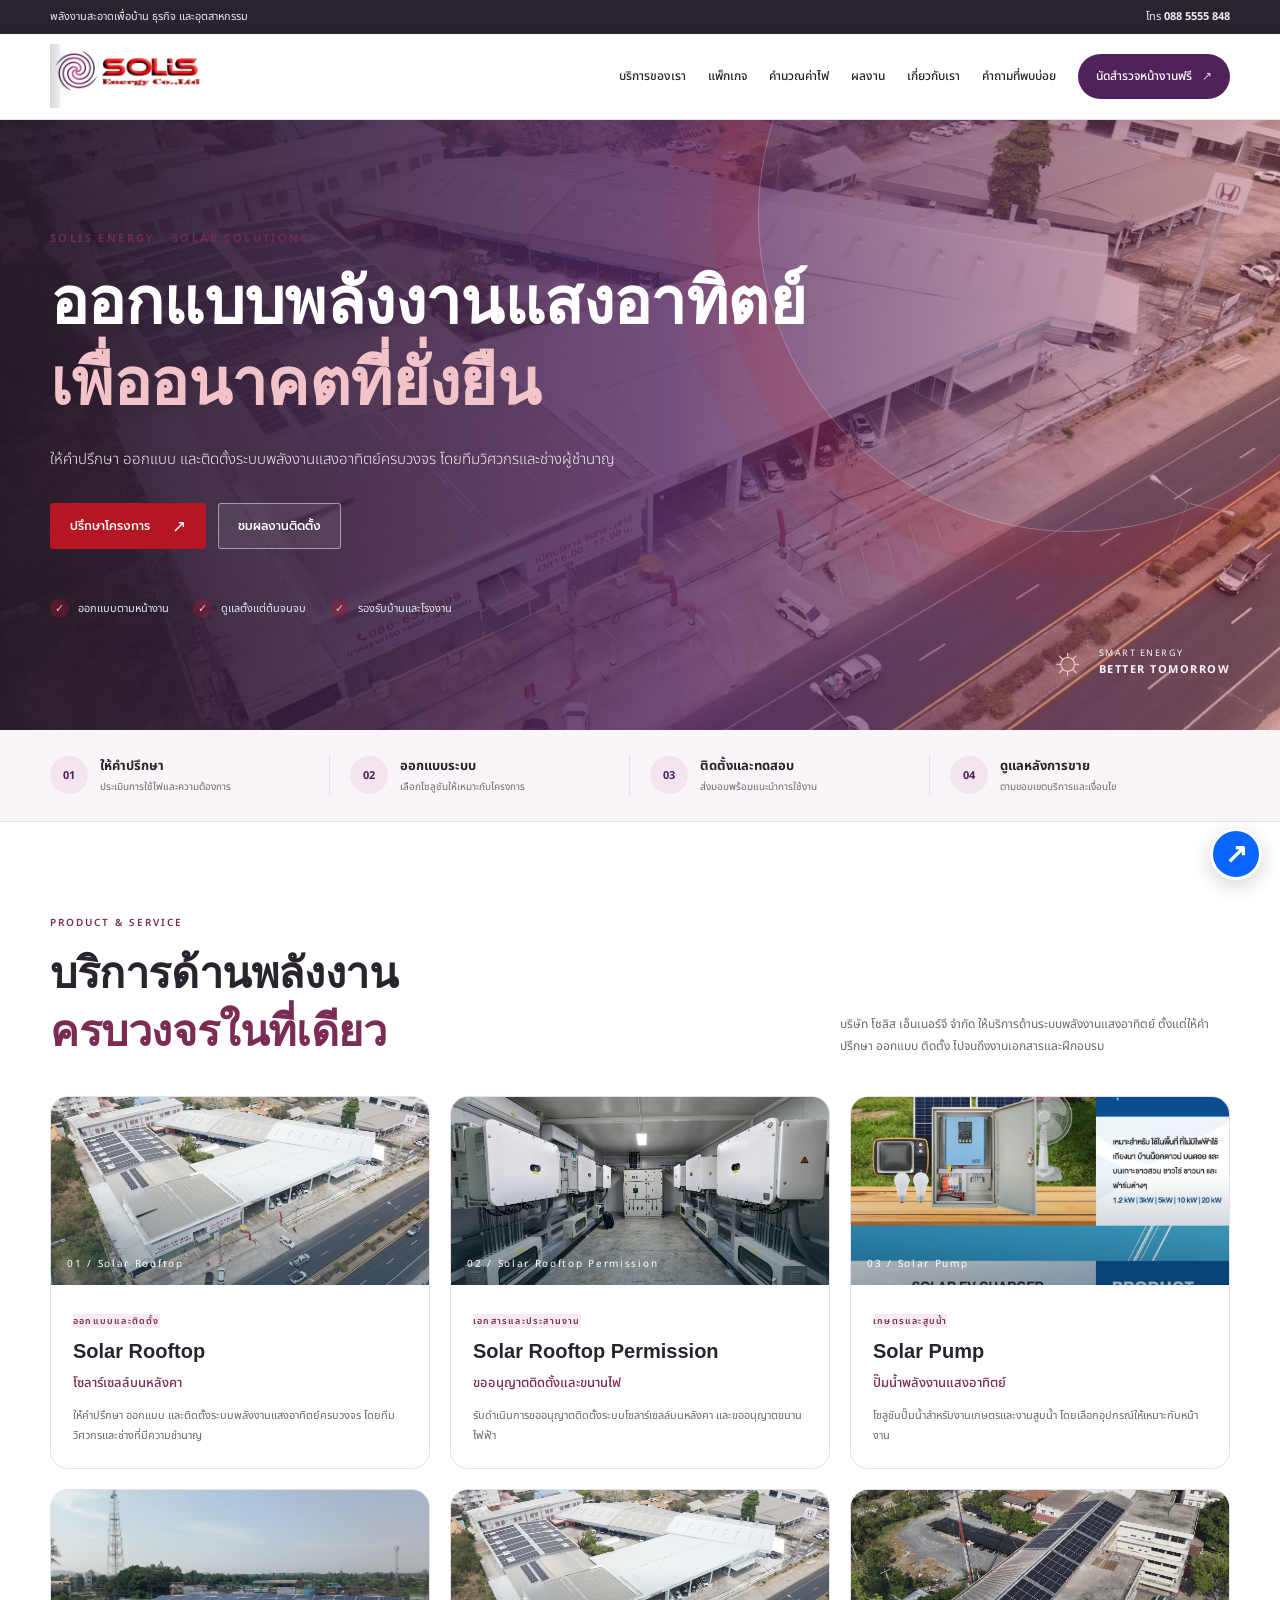
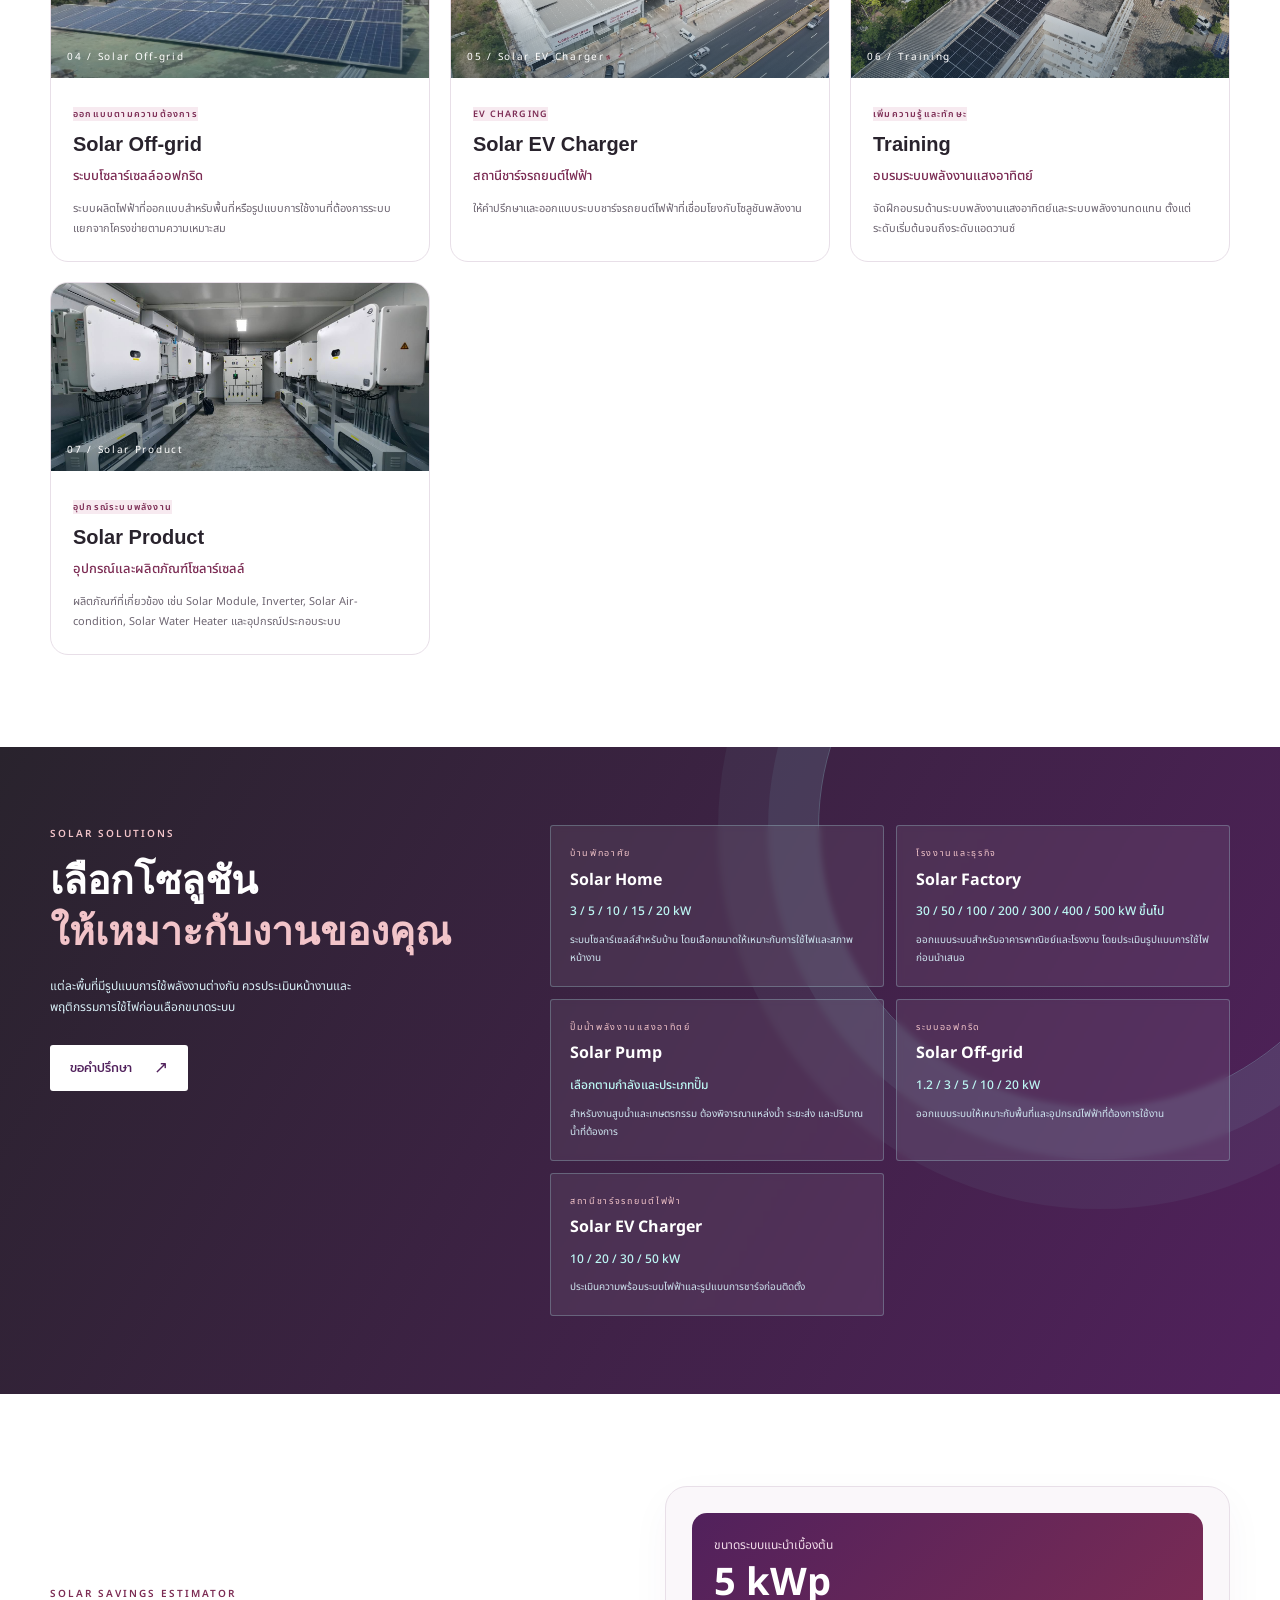
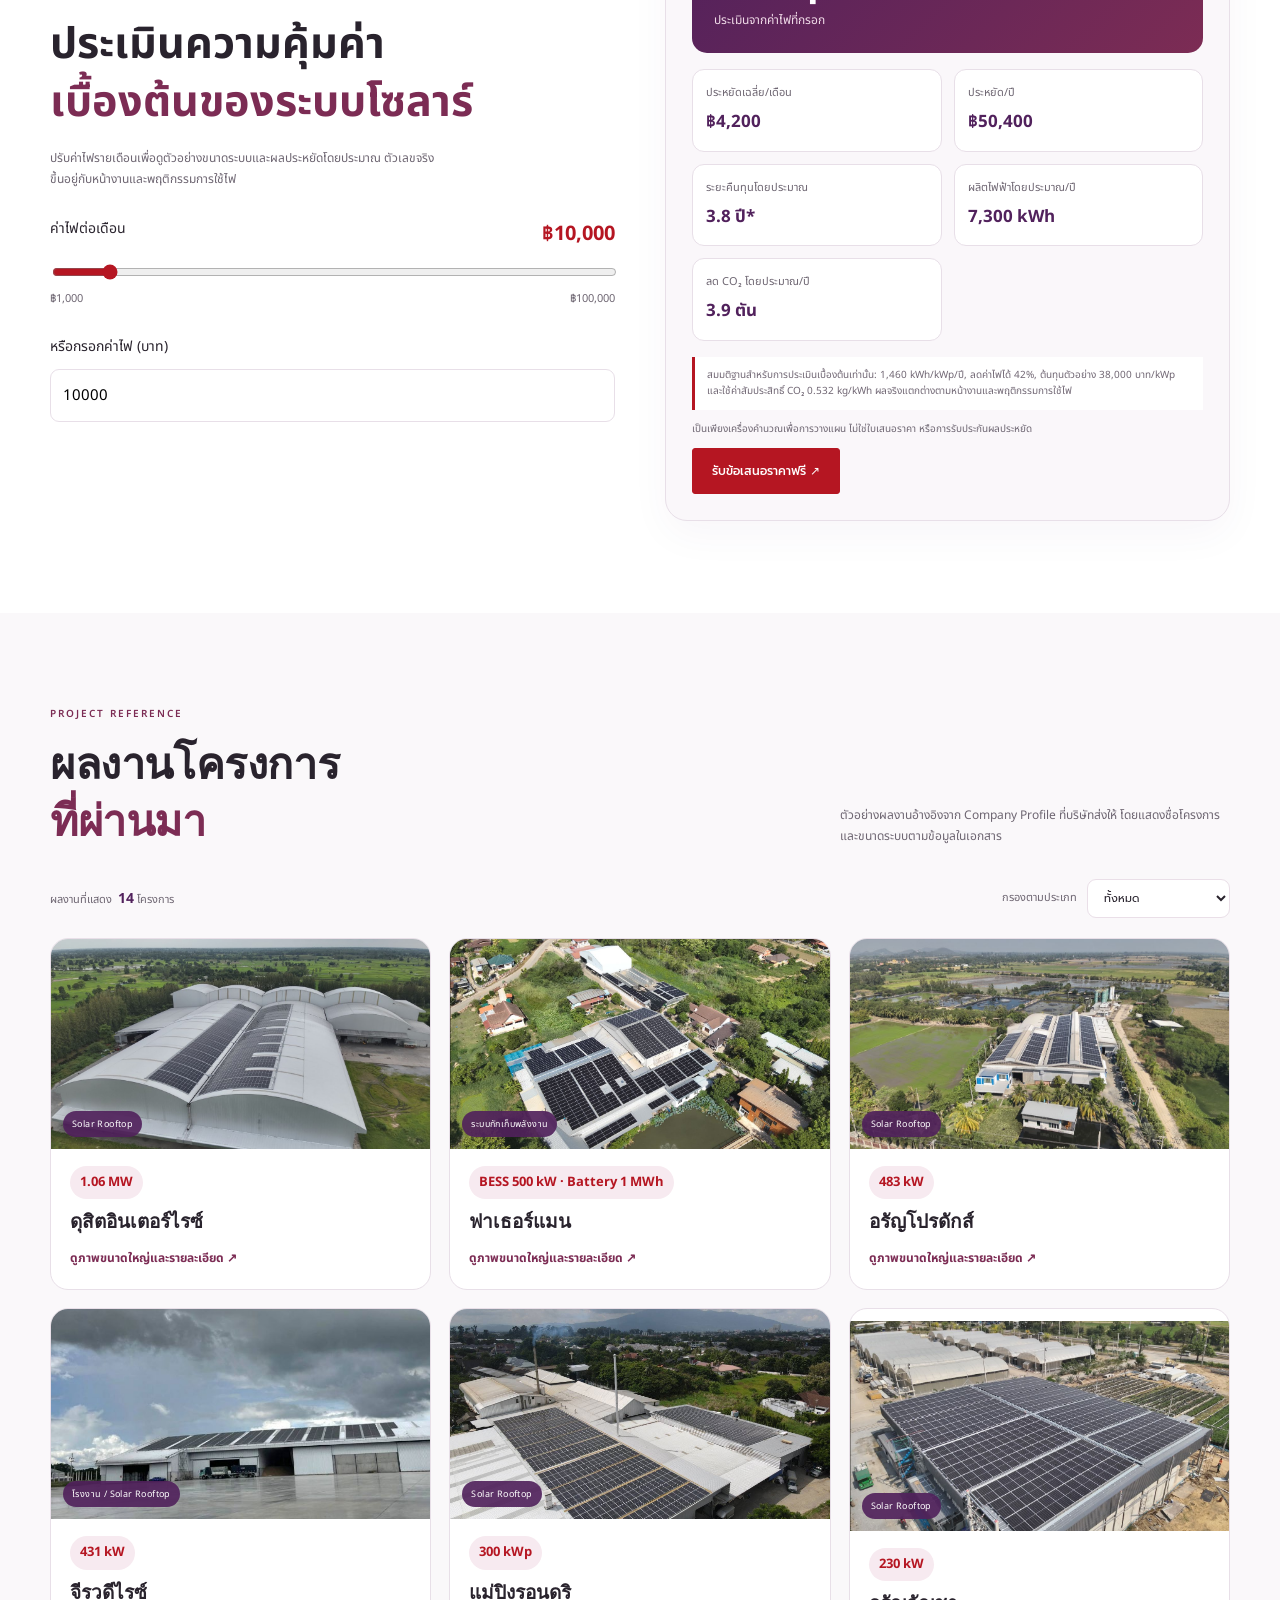
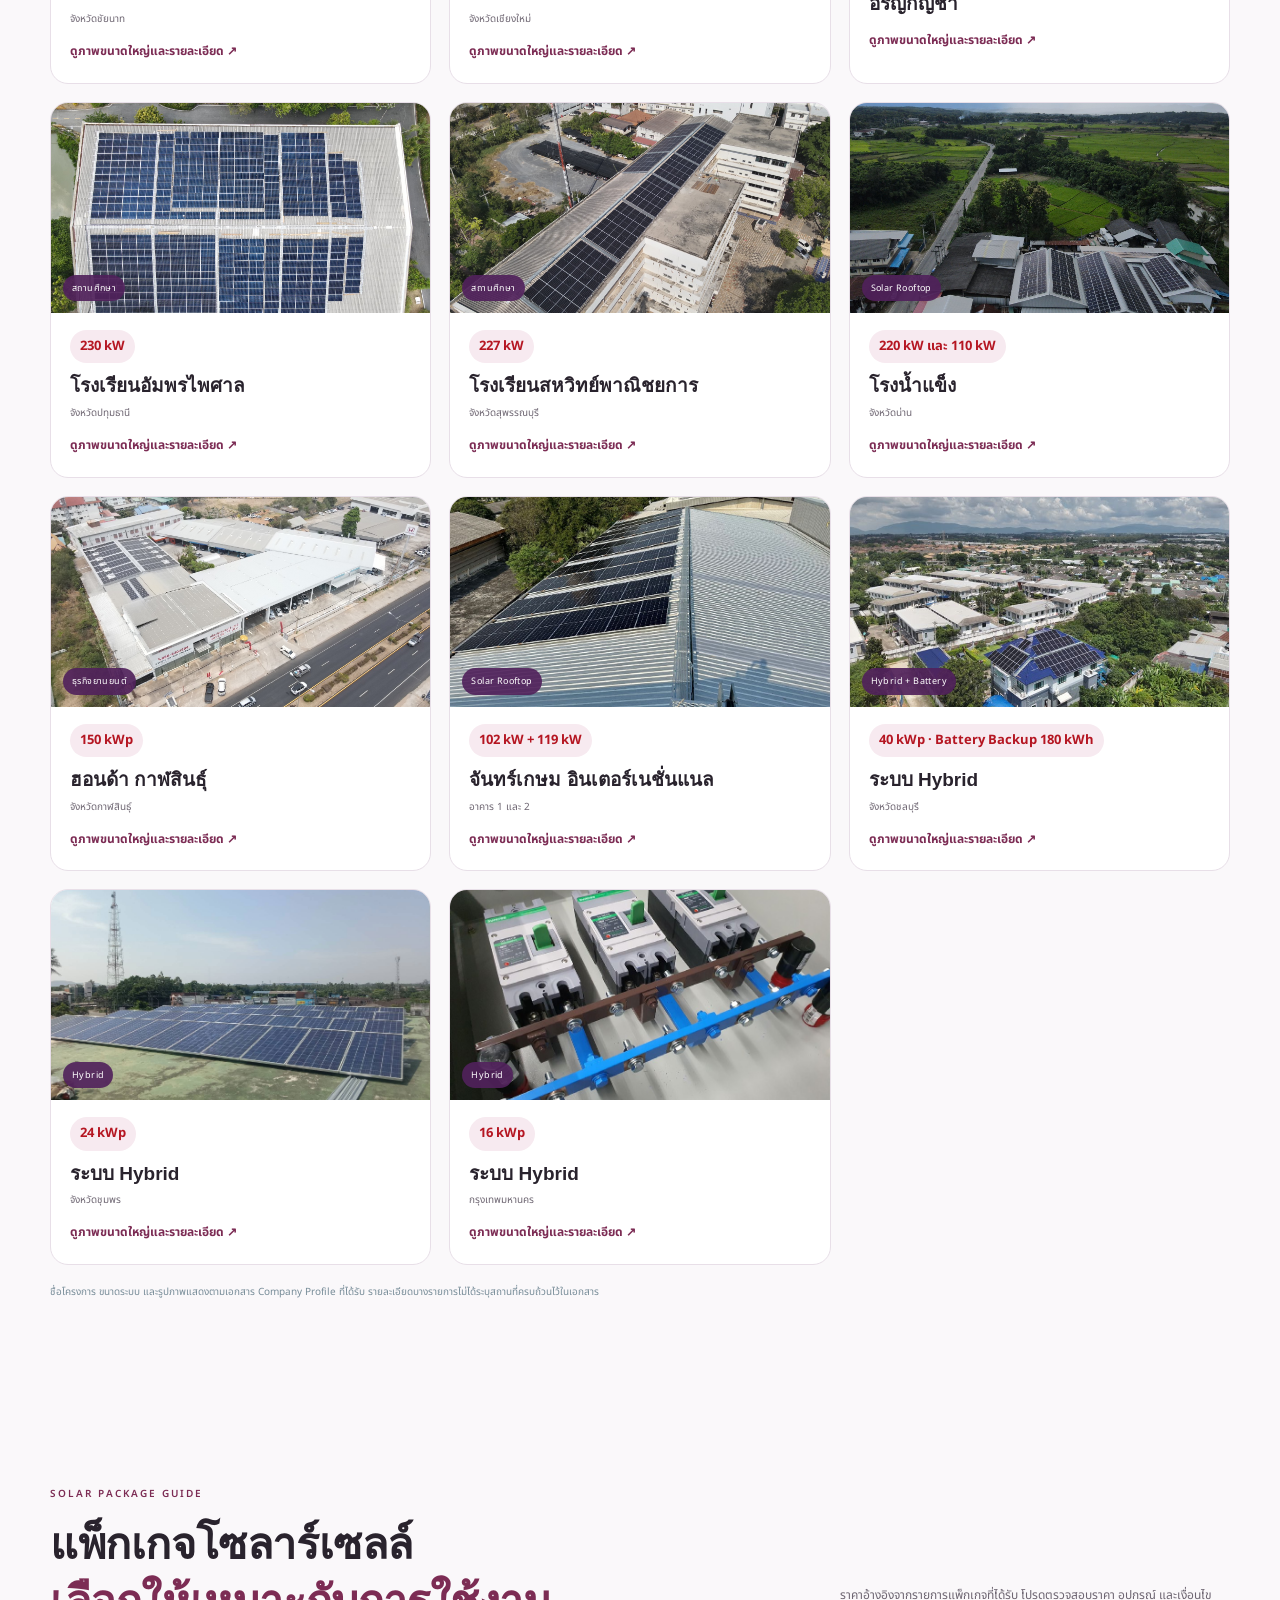
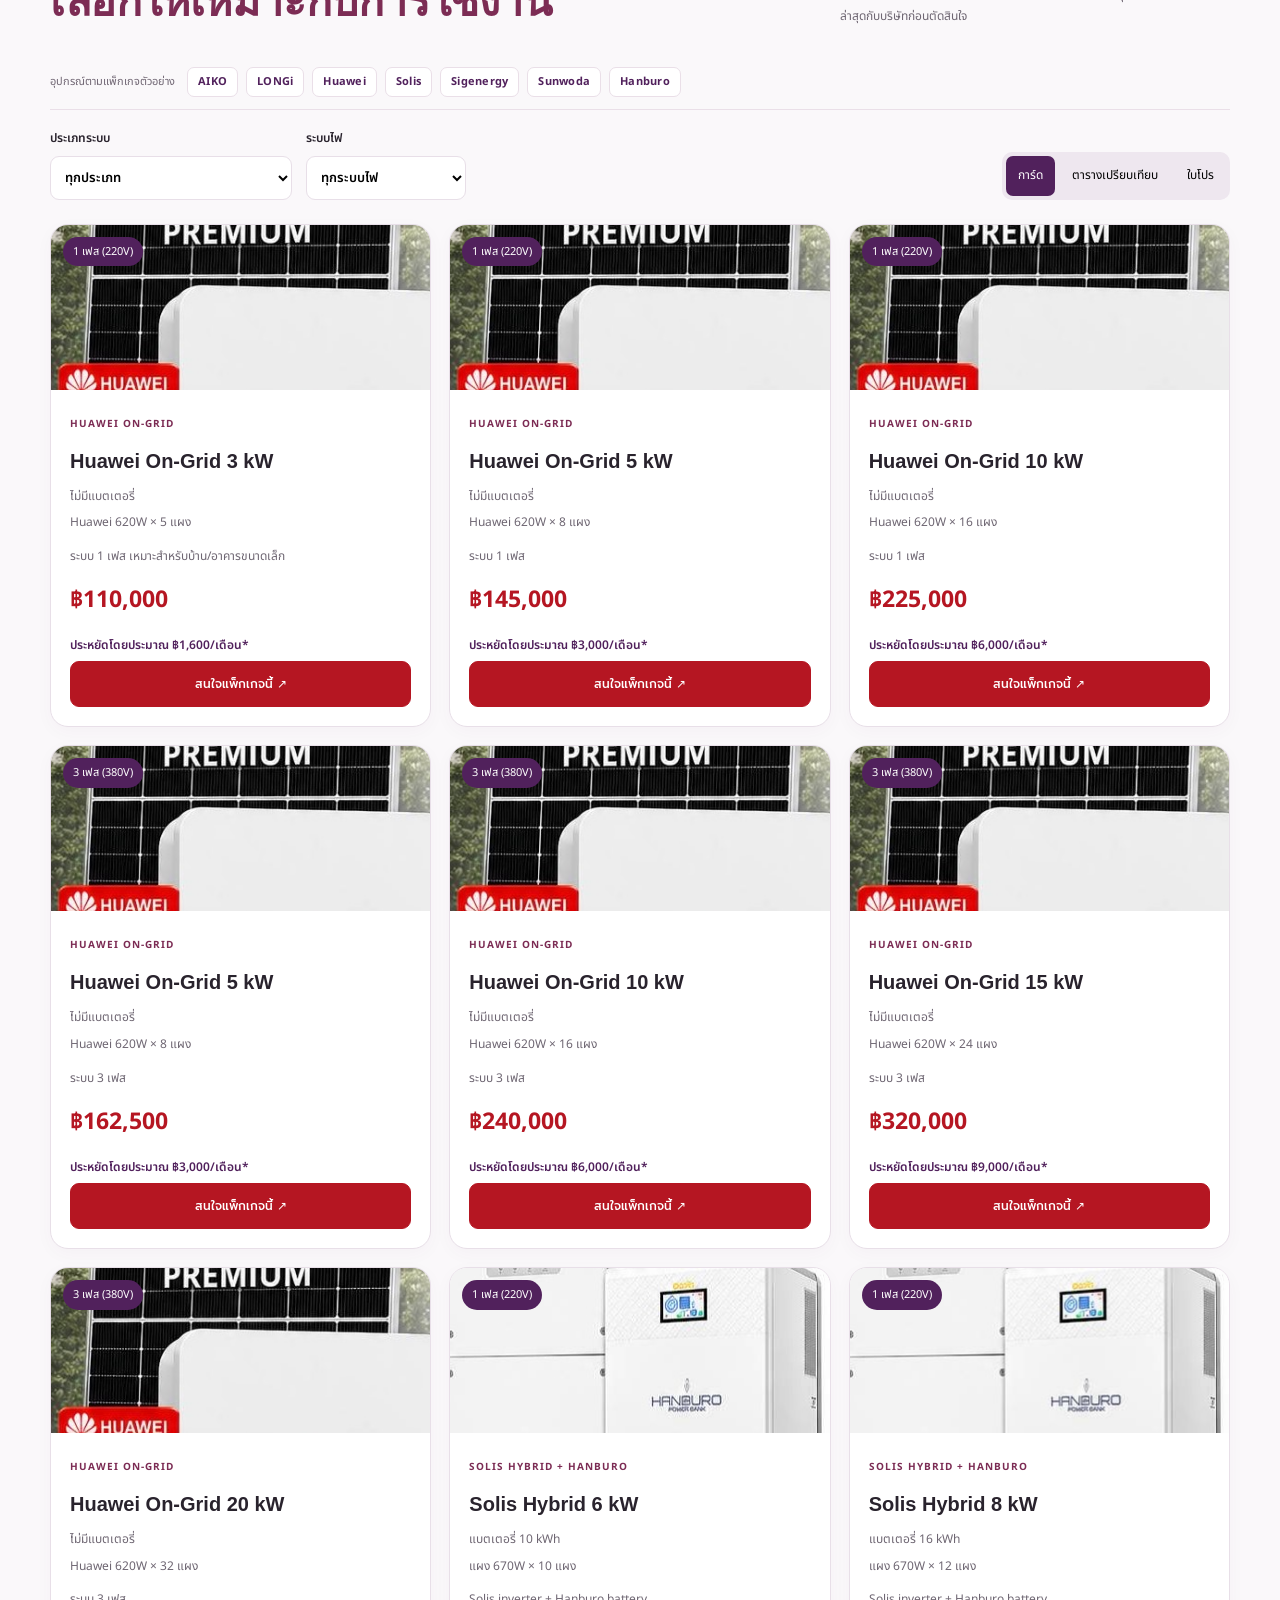
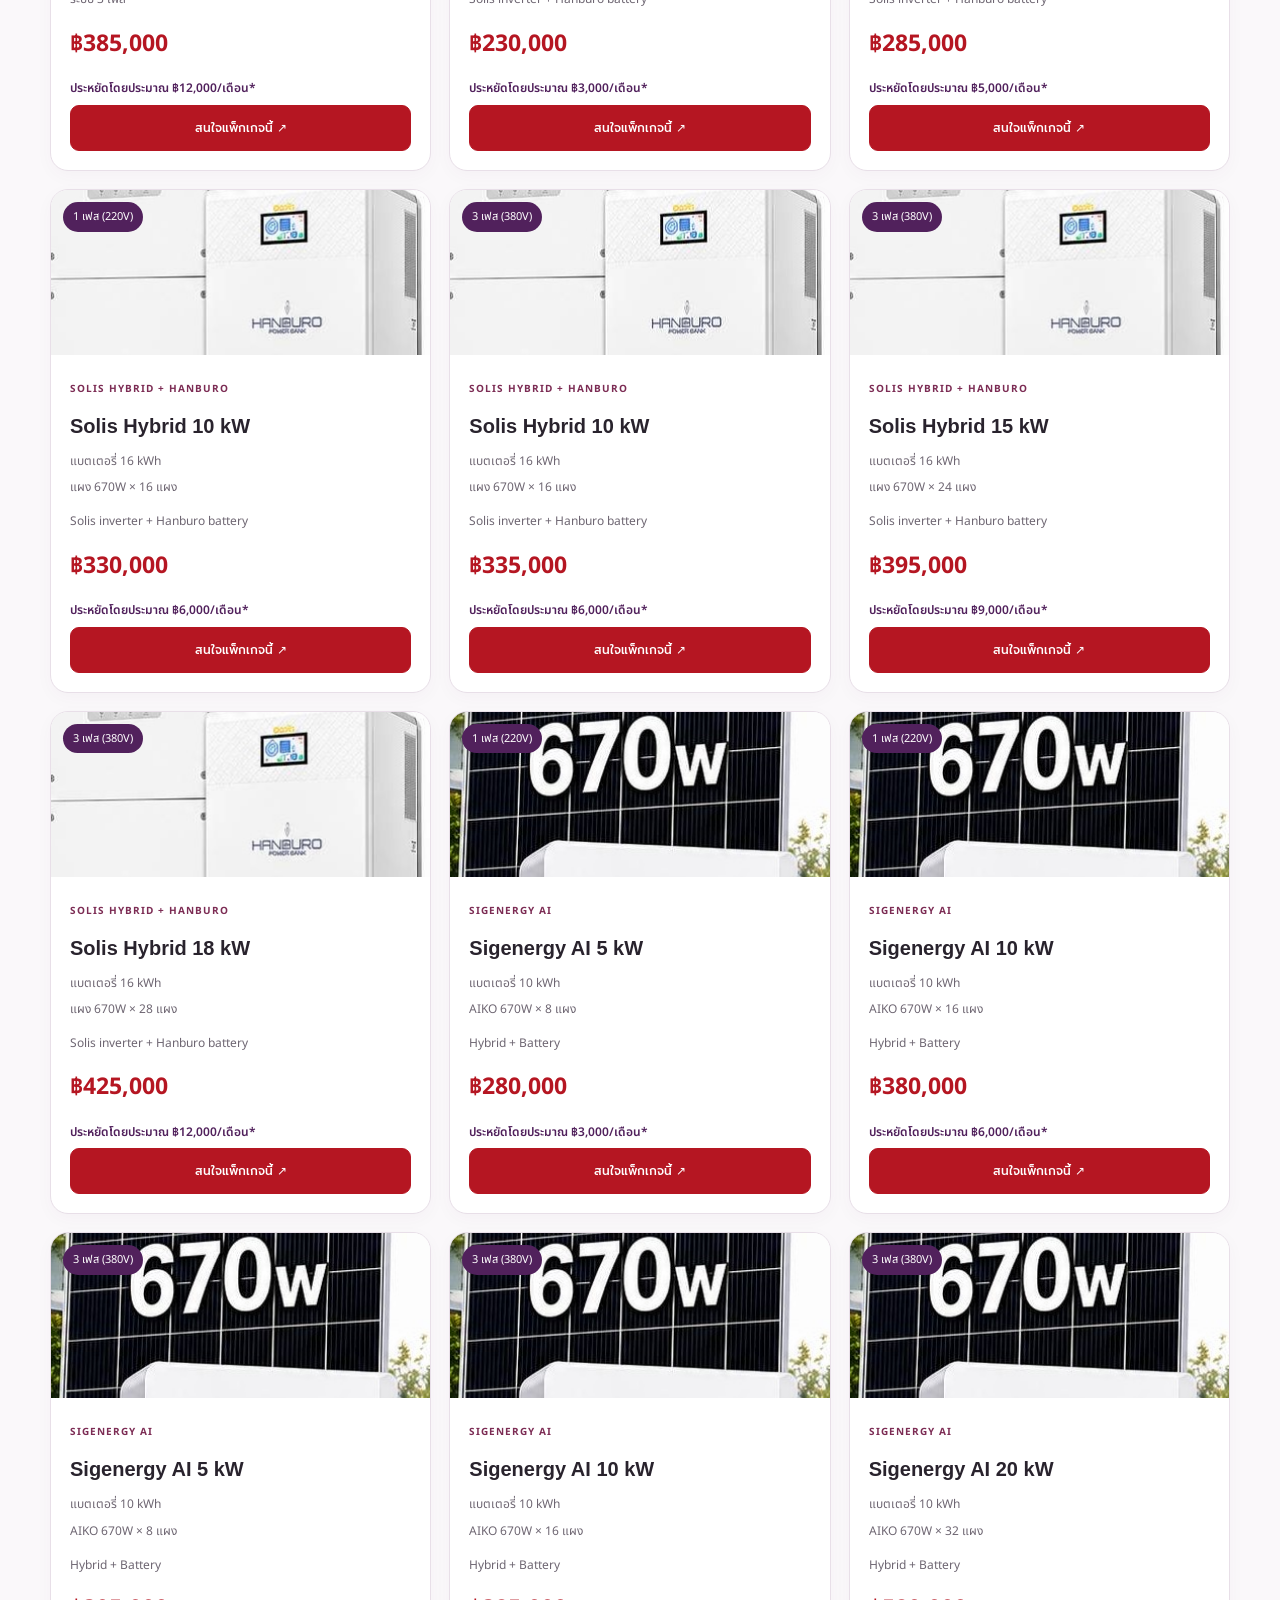
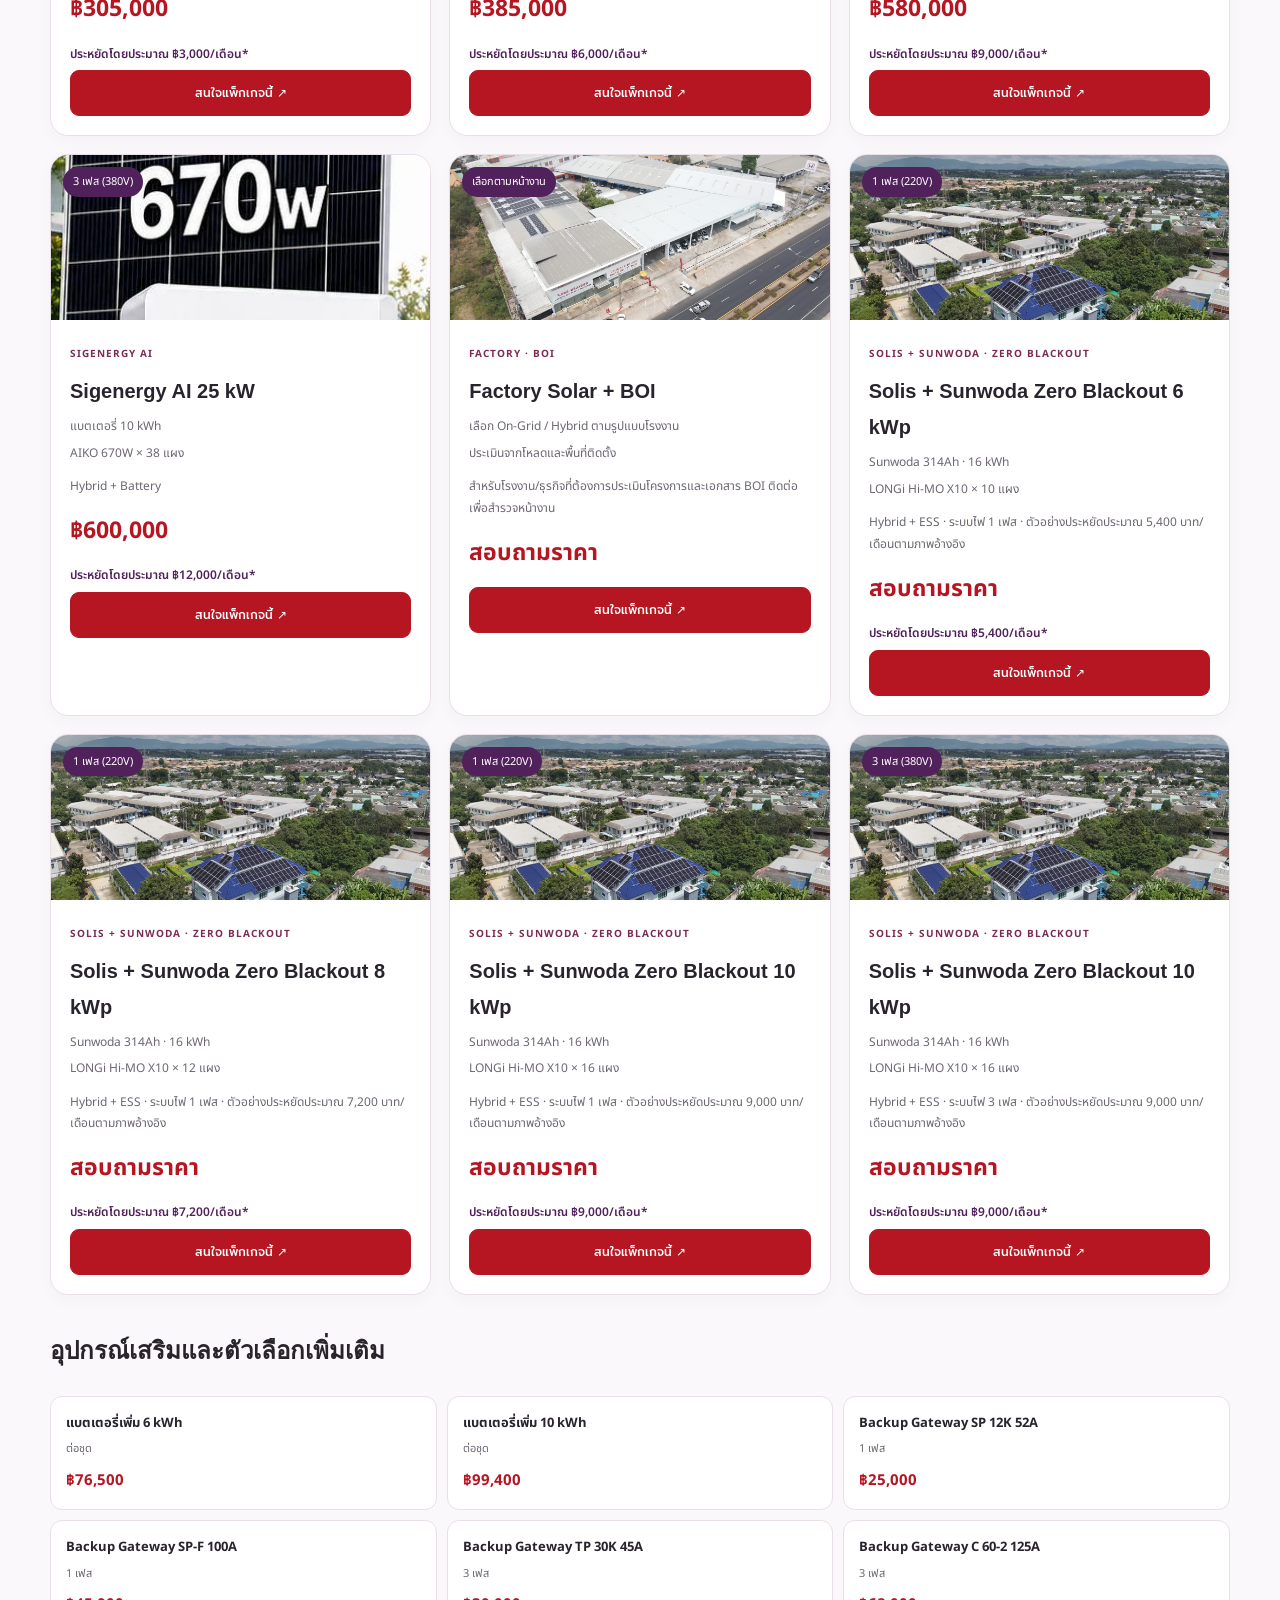
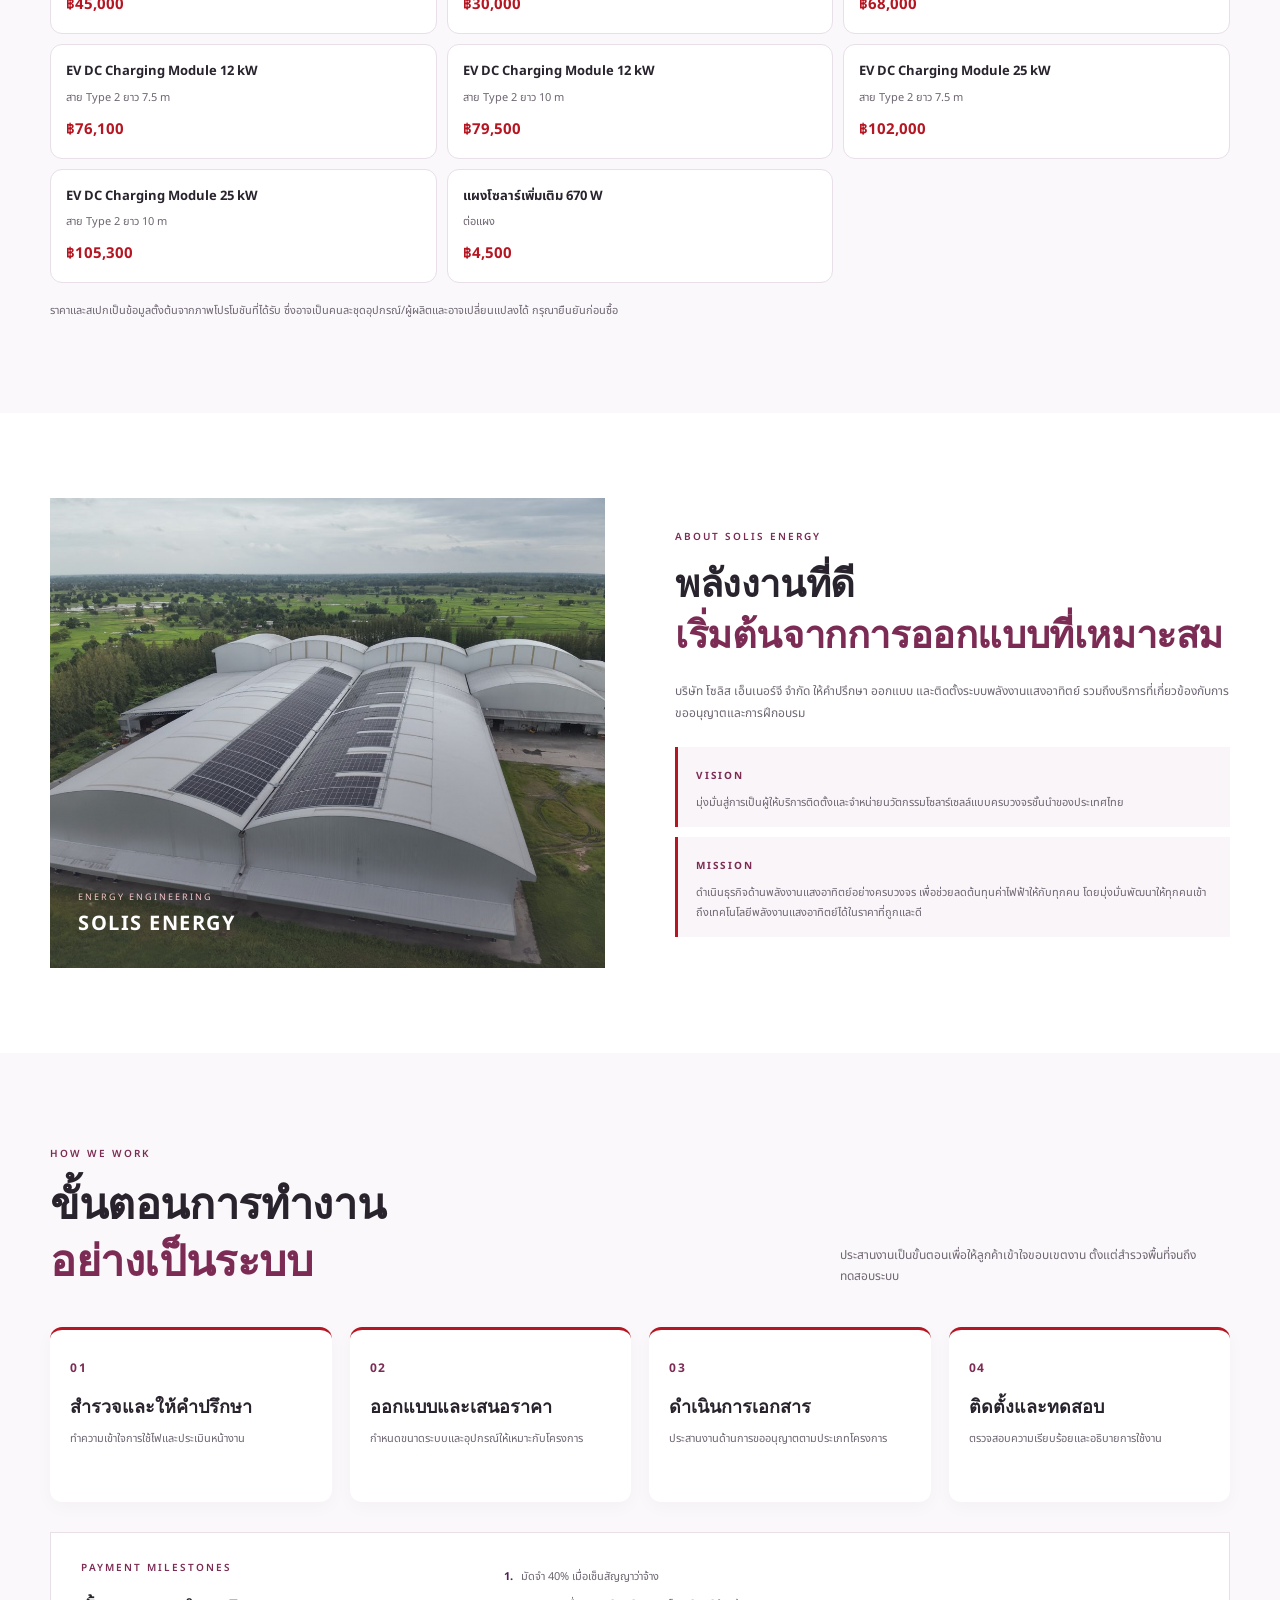
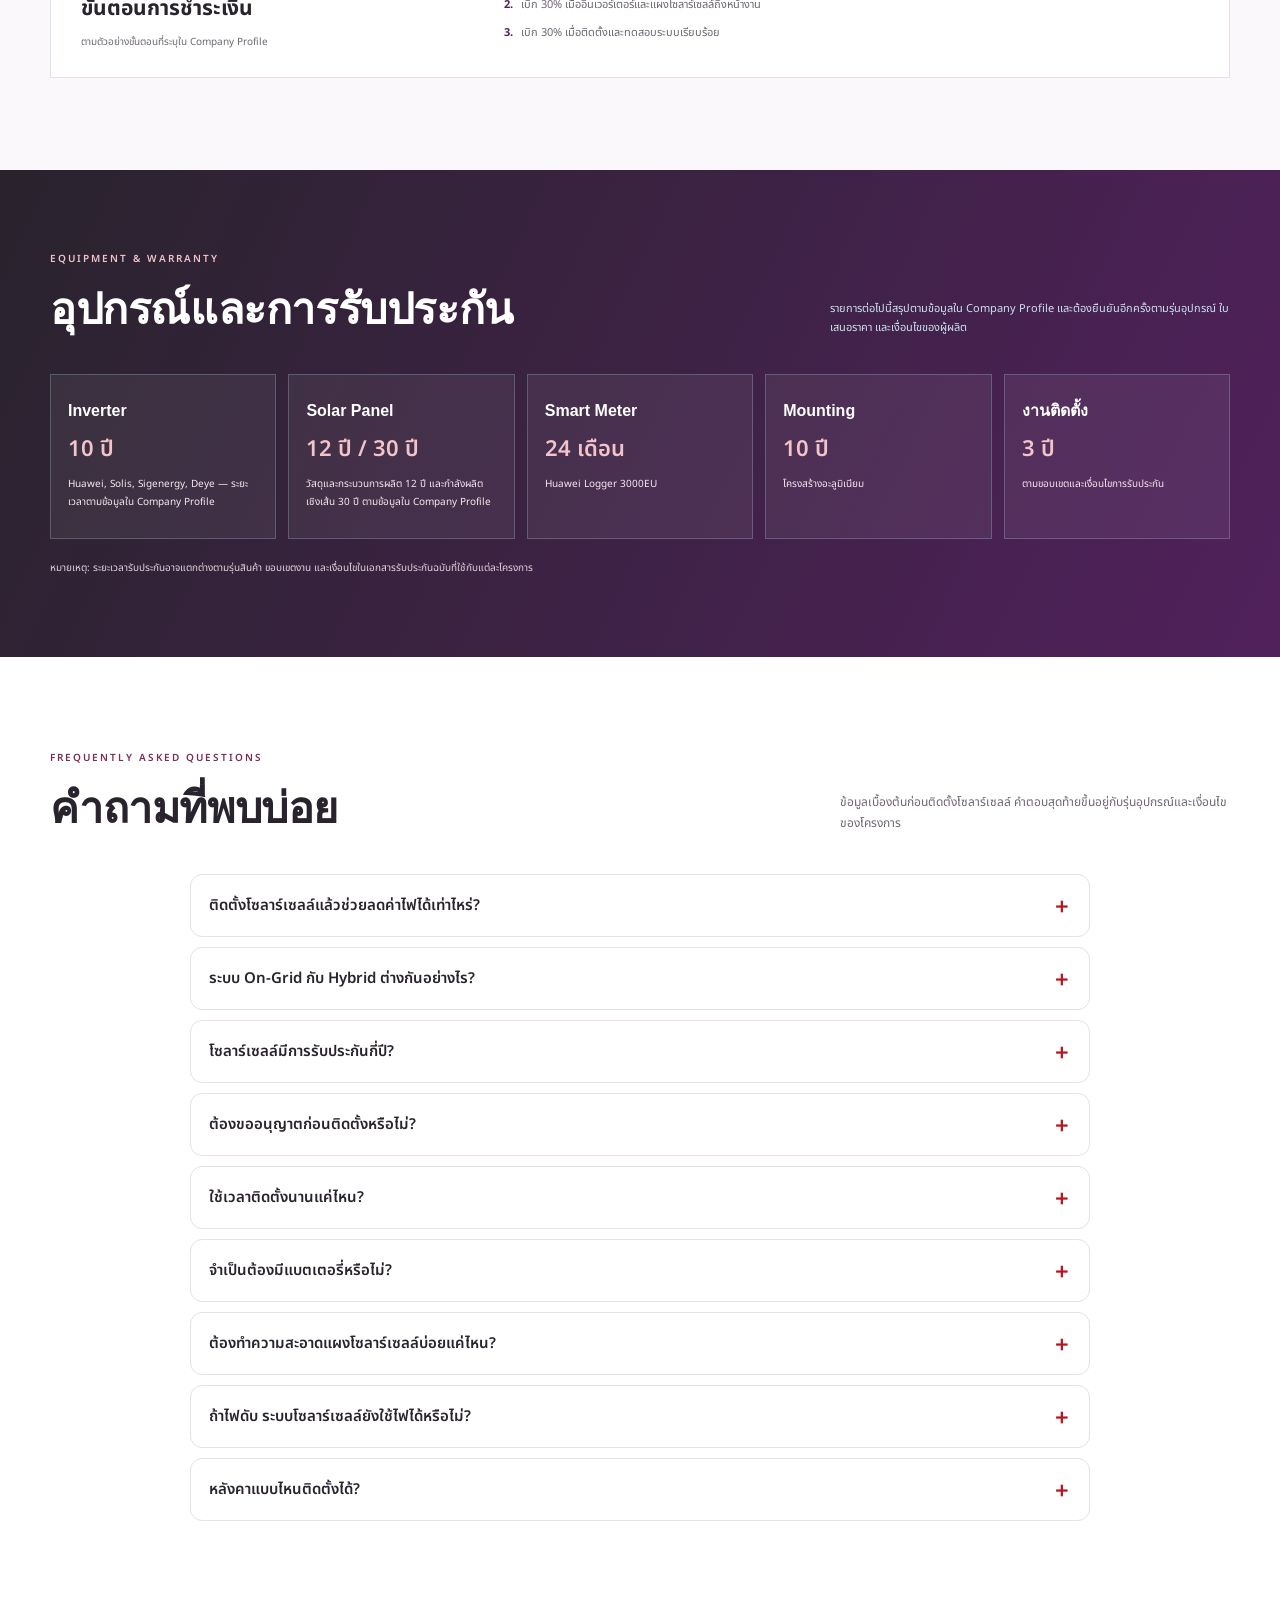
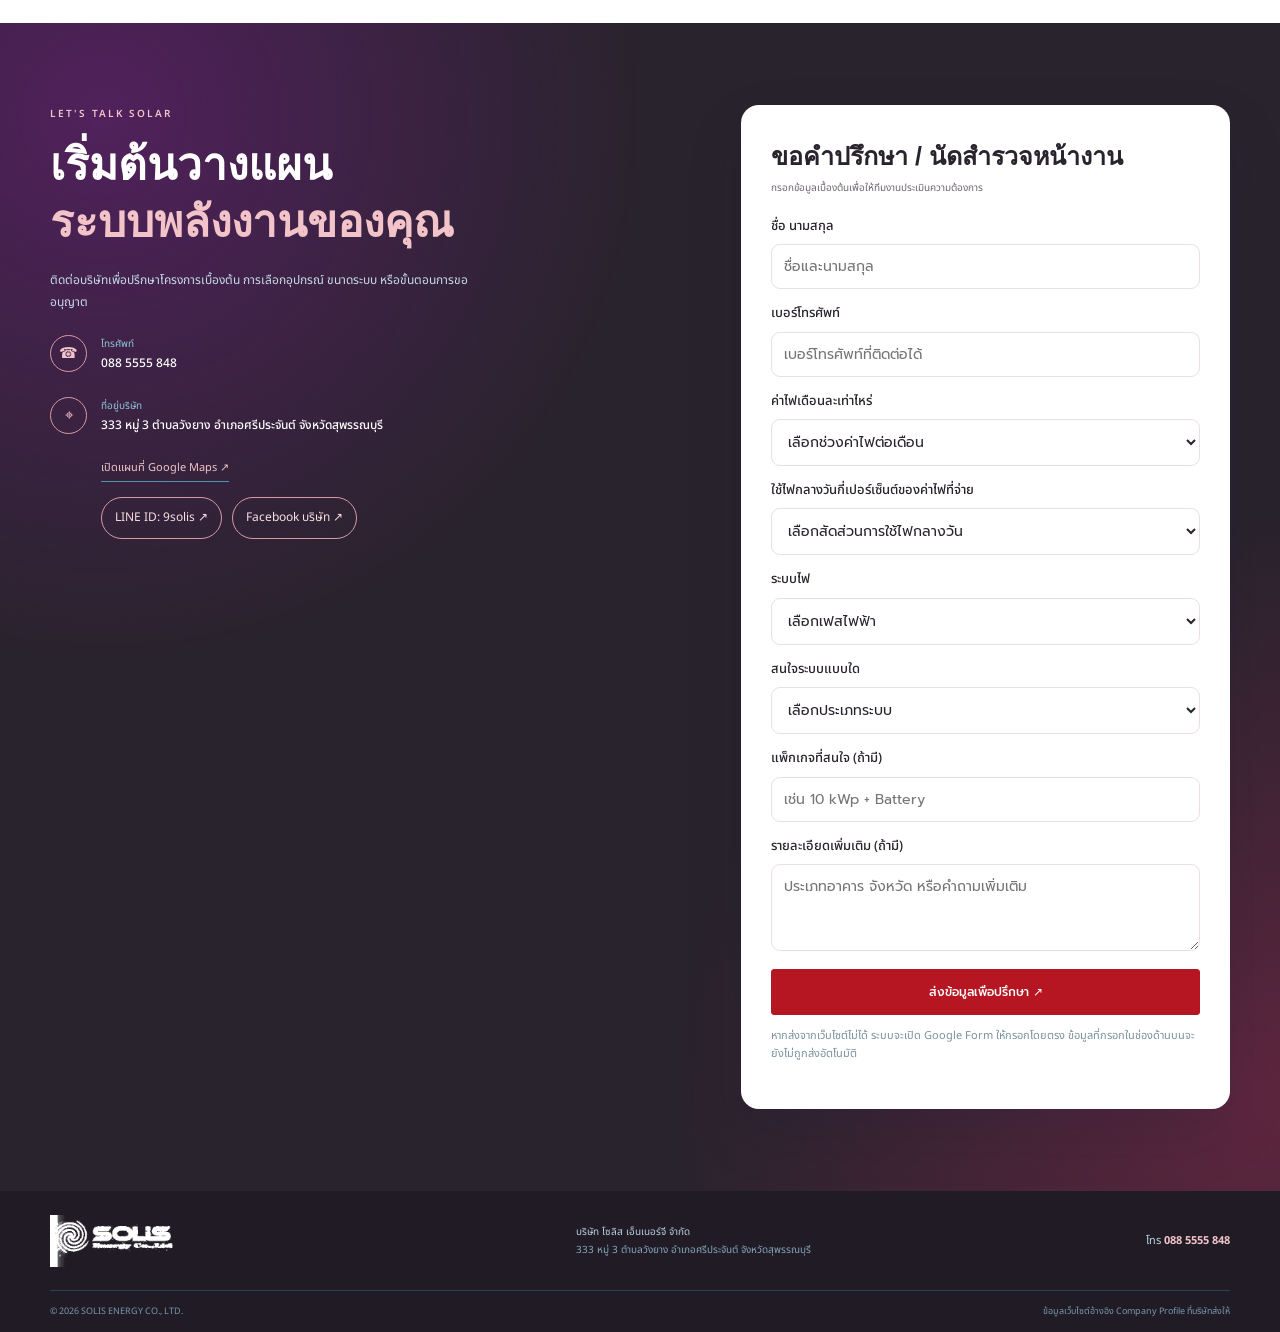
<file: index.html>
<!DOCTYPE html>
<html lang="th">
<head>
<meta charset="utf-8">
<meta name="viewport" content="width=device-width, initial-scale=1">
<meta name="description" content="บริษัท โซลิส เอ็นเนอร์จี จำกัด ให้คำปรึกษา ออกแบบ และติดตั้งระบบพลังงานแสงอาทิตย์">
<meta name="theme-color" content="#b51622">
<title>บริษัท โซลิส เอ็นเนอร์จี จำกัด | SOLIS ENERGY</title>
<link rel="preconnect" href="https://fonts.googleapis.com">
<link rel="preconnect" href="https://fonts.gstatic.com" crossorigin>
<link href="https://fonts.googleapis.com/css2?family=Noto+Sans+Thai:wght@300;400;500;600;700&family=Prompt:wght@300;400;500;600;700&display=swap" rel="stylesheet">
<link rel="stylesheet" href="style.css">
<script src="site-data.js"></script>
<script defer src="script.js"></script>
</head>
<body>
<div class="topline"><div class="container topline-inner"><span>พลังงานสะอาดเพื่อบ้าน ธุรกิจ และอุตสาหกรรม</span><span class="topline-contact">โทร <a data-phone-link href="tel:0885555848"><b data-phone>088 5555 848</b></a></span></div></div>
<header class="header"><div class="container nav-wrap">
<a class="brand" href="#home" aria-label="SOLIS Energy หน้าแรก"><img class="brand-logo" src="assets/solis-logo.png" alt="Solis Energy Co., Ltd."></a>
<button class="menu-toggle" aria-label="เปิดเมนู" aria-expanded="false">☰</button>
<nav class="nav-links"><a href="#services">บริการของเรา</a><a href="#packages">แพ็กเกจ</a><a href="#calculator">คำนวณค่าไฟ</a><a href="#projects">ผลงาน</a><a href="#about">เกี่ยวกับเรา</a><a href="#faq">คำถามที่พบบ่อย</a><a class="nav-cta" href="#consultation">นัดสำรวจหน้างานฟรี <span>↗</span></a></nav>
</div></header>
<main>
<section class="hero" id="home">
<div class="hero-photo"></div><div class="hero-shade"></div>
<div class="container hero-inner">
<p class="eyebrow hero-eyebrow">SOLIS ENERGY · SOLAR SOLUTIONS</p>
<h1 data-hero-title>ออกแบบพลังงานแสงอาทิตย์<br><em>เพื่ออนาคตที่ยั่งยืน</em></h1>
<p class="hero-copy" data-hero-description>ให้คำปรึกษา ออกแบบ และติดตั้งระบบพลังงานแสงอาทิตย์ครบวงจร โดยทีมวิศวกรและช่างผู้ชำนาญ</p>
<div class="hero-actions"><a class="btn btn-cyan" href="#contact">ปรึกษาโครงการ <span>↗</span></a><a class="btn btn-glass" href="#projects">ชมผลงานติดตั้ง</a></div>
<div class="hero-points"><span><i>✓</i> ออกแบบตามหน้างาน</span><span><i>✓</i> ดูแลตั้งแต่ต้นจนจบ</span><span><i>✓</i> รองรับบ้านและโรงงาน</span></div>
</div>
<div class="hero-side-label"><span class="orb">☼</span><span>SMART ENERGY<br><b>BETTER TOMORROW</b></span></div>
</section>

<section class="quick-strip"><div class="container quick-grid"><div><span class="quick-icon">01</span><p><b>ให้คำปรึกษา</b><small>ประเมินการใช้ไฟและความต้องการ</small></p></div><div><span class="quick-icon">02</span><p><b>ออกแบบระบบ</b><small>เลือกโซลูชันให้เหมาะกับโครงการ</small></p></div><div><span class="quick-icon">03</span><p><b>ติดตั้งและทดสอบ</b><small>ส่งมอบพร้อมแนะนำการใช้งาน</small></p></div><div><span class="quick-icon">04</span><p><b>ดูแลหลังการขาย</b><small>ตามขอบเขตบริการและเงื่อนไข</small></p></div></div></section>

<section class="section services-section" id="services"><div class="container"><div class="section-heading"><div><p class="eyebrow">PRODUCT & SERVICE</p><h2>บริการด้านพลังงาน<br><span>ครบวงจรในที่เดียว</span></h2></div><p class="section-lede">บริษัท โซลิส เอ็นเนอร์จี จำกัด ให้บริการด้านระบบพลังงานแสงอาทิตย์ ตั้งแต่ให้คำปรึกษา ออกแบบ ติดตั้ง ไปจนถึงงานเอกสารและฝึกอบรม</p></div><div class="services-grid" id="servicesGrid"></div></div></section>

<section class="solution-band" id="solutions"><div class="container solution-layout"><div class="solution-intro"><p class="eyebrow light">SOLAR SOLUTIONS</p><h2>เลือกโซลูชัน<br><em>ให้เหมาะกับงานของคุณ</em></h2><p>แต่ละพื้นที่มีรูปแบบการใช้พลังงานต่างกัน ควรประเมินหน้างานและพฤติกรรมการใช้ไฟก่อนเลือกขนาดระบบ</p><a class="btn btn-white" href="#contact">ขอคำปรึกษา <span>↗</span></a></div><div class="solution-list" id="packagesGrid"></div></div></section>

<section class="section calculator-section" id="calculator"><div class="container calc-layout"><div><p class="eyebrow">SOLAR SAVINGS ESTIMATOR</p><h2 class="section-title">ประเมินความคุ้มค่า<br><span>เบื้องต้นของระบบโซลาร์</span></h2><p class="section-lede">ปรับค่าไฟรายเดือนเพื่อดูตัวอย่างขนาดระบบและผลประหยัดโดยประมาณ ตัวเลขจริงขึ้นอยู่กับหน้างานและพฤติกรรมการใช้ไฟ</p><label class="bill-label" for="billRange">ค่าไฟต่อเดือน <strong id="billValue">฿10,000</strong></label><input id="billRange" type="range" min="1000" max="100000" step="500" value="10000"><div class="range-labels"><span>฿1,000</span><span>฿100,000</span></div><label class="bill-label" for="billNumber">หรือกรอกค่าไฟ (บาท)</label><input id="billNumber" type="number" min="1000" max="1000000" step="500" value="10000"></div><div class="calc-results"><div class="calc-result-main"><span>ขนาดระบบแนะนำเบื้องต้น</span><strong id="calcKw">5 kWp</strong><small>ประเมินจากค่าไฟที่กรอก</small></div><div class="calc-stats"><div><span>ประหยัดเฉลี่ย/เดือน</span><b id="calcMonthly">฿4,200</b></div><div><span>ประหยัด/ปี</span><b id="calcYearly">฿50,400</b></div><div><span>ระยะคืนทุนโดยประมาณ</span><b id="calcPayback">4–6 ปี</b></div><div><span>ผลิตไฟฟ้าโดยประมาณ/ปี</span><b id="calcGeneration">7,300 kWh</b></div><div><span>ลด CO₂ โดยประมาณ/ปี</span><b id="calcCo2">3.9 ตัน</b></div></div><p class="calc-assumptions" id="calcAssumptions">สมมติฐานเบื้องต้นเท่านั้น ตัวเลขจริงขึ้นอยู่กับหน้างาน</p><p class="calc-disclaimer">เป็นเพียงเครื่องคำนวณเพื่อการวางแผน ไม่ใช่ใบเสนอราคา หรือการรับประกันผลประหยัด</p><a class="btn btn-cyan" href="#consultation">รับข้อเสนอราคาฟรี ↗</a></div></div></section>

<section class="section project-section" id="projects"><div class="container"><div class="section-heading"><div><p class="eyebrow">PROJECT REFERENCE</p><h2>ผลงานโครงการ<br><span>ที่ผ่านมา</span></h2></div><p class="section-lede">ตัวอย่างผลงานอ้างอิงจาก Company Profile ที่บริษัทส่งให้ โดยแสดงชื่อโครงการและขนาดระบบตามข้อมูลในเอกสาร</p></div><div class="project-toolbar"><span>ผลงานที่แสดง <b id="projectCount">14</b> โครงการ</span><div class="filter-wrap"><label for="projectFilter">กรองตามประเภท</label><select id="projectFilter"><option value="all">ทั้งหมด</option><option value="Solar Rooftop">Solar Rooftop</option><option value="สถานศึกษา">สถานศึกษา</option><option value="Hybrid">Hybrid / Battery</option><option value="ระบบกักเก็บพลังงาน">ระบบกักเก็บพลังงาน</option></select></div></div><div class="projects-grid" id="projectsGrid"></div><p class="data-note">ชื่อโครงการ ขนาดระบบ และรูปภาพแสดงตามเอกสาร Company Profile ที่ได้รับ รายละเอียดบางรายการไม่ได้ระบุสถานที่ครบถ้วนไว้ในเอกสาร</p></div></section>

<section class="section packages-section" id="packages"><div class="container"><div class="section-heading"><div><p class="eyebrow">SOLAR PACKAGE GUIDE</p><h2>แพ็กเกจโซลาร์เซลล์<br><span>เลือกให้เหมาะกับการใช้งาน</span></h2></div><p class="section-lede">ราคาอ้างอิงจากรายการแพ็กเกจที่ได้รับ โปรดตรวจสอบราคา อุปกรณ์ และเงื่อนไขล่าสุดกับบริษัทก่อนตัดสินใจ</p></div><div class="brand-reference"><span>อุปกรณ์ตามแพ็กเกจตัวอย่าง</span><div class="brand-reference-list"><b>AIKO</b><b>LONGi</b><b>Huawei</b><b>Solis</b><b>Sigenergy</b><b>Sunwoda</b><b>Hanburo</b></div></div><div class="package-filters"><label>ประเภทระบบ <select id="packageCategory"><option value="all">ทุกประเภท</option><option value="sunwoda">Solis + Sunwoda / Zero Blackout</option><option value="hanburo">Solis + Hanburo Hybrid</option><option value="huawei">Huawei On-Grid</option><option value="sigenergy">Sigenergy AI</option><option value="boi">Factory (BOI)</option></select></label><label>ระบบไฟ <select id="packagePhase"><option value="all">ทุกระบบไฟ</option><option value="1">1 เฟส (220V)</option><option value="3">3 เฟส (380V)</option></select></label><div class="package-view" role="group" aria-label="รูปแบบแสดงแพ็กเกจ"><button type="button" class="active" data-package-view="cards">การ์ด</button><button type="button" data-package-view="table">ตารางเปรียบเทียบ</button><button type="button" data-package-view="promo">ใบโปร</button></div></div><div id="packagesCatalog" class="packages-catalog"></div><div id="packageAddons" class="package-addons"></div><div class="package-footnote">ราคาและสเปกเป็นข้อมูลตั้งต้นจากภาพโปรโมชันที่ได้รับ ซึ่งอาจเป็นคนละชุดอุปกรณ์/ผู้ผลิตและอาจเปลี่ยนแปลงได้ กรุณายืนยันก่อนซื้อ</div></div></section>

<section class="about-section" id="about"><div class="container about-grid"><div class="about-image"><img src="assets/project-dusit-1mw.jpg" alt="ภาพระบบโซลาร์เซลล์บนหลังคาโรงงาน" loading="lazy"><div class="about-image-tag"><span>ENERGY ENGINEERING</span><b>SOLIS ENERGY</b></div></div><div class="about-copy"><p class="eyebrow">ABOUT SOLIS ENERGY</p><h2>พลังงานที่ดี<br><span>เริ่มต้นจากการออกแบบที่เหมาะสม</span></h2><p class="about-lede">บริษัท โซลิส เอ็นเนอร์จี จำกัด ให้คำปรึกษา ออกแบบ และติดตั้งระบบพลังงานแสงอาทิตย์ รวมถึงบริการที่เกี่ยวข้องกับการขออนุญาตและการฝึกอบรม</p><div class="vision-card"><span>VISION</span><p data-vision>มุ่งมั่นสู่การเป็นผู้ให้บริการติดตั้งและจำหน่ายนวัตกรรมระบบพลังงานแสงอาทิตย์ชั้นนำของประเทศไทย</p></div><div class="vision-card"><span>MISSION</span><p data-mission>ดำเนินธุรกิจด้านพลังงานแสงอาทิตย์อย่างครบวงจร เพื่อตอบโจทย์การใช้พลังงานของลูกค้า ด้วยเทคโนโลยีและบริการที่เหมาะสม</p></div></div></div></section>

<section class="section process-section"><div class="container"><div class="section-heading"><div><p class="eyebrow">HOW WE WORK</p><h2>ขั้นตอนการทำงาน<br><span>อย่างเป็นระบบ</span></h2></div><p class="section-lede">ประสานงานเป็นขั้นตอนเพื่อให้ลูกค้าเข้าใจขอบเขตงาน ตั้งแต่สำรวจพื้นที่จนถึงทดสอบระบบ</p></div><div class="process-grid" id="workflowGrid"></div><div class="payment-box"><div><p class="eyebrow">PAYMENT MILESTONES</p><h3>ขั้นตอนการชำระเงิน</h3><p>ตามตัวอย่างขั้นตอนที่ระบุใน Company Profile</p></div><ol id="paymentStages"></ol></div></div></section>

<section class="warranty-section" id="warranty"><div class="container"><div class="section-heading"><div><p class="eyebrow light">EQUIPMENT & WARRANTY</p><h2>อุปกรณ์และการรับประกัน</h2></div><p class="warranty-lede">รายการต่อไปนี้สรุปตามข้อมูลใน Company Profile และต้องยืนยันอีกครั้งตามรุ่นอุปกรณ์ ใบเสนอราคา และเงื่อนไขของผู้ผลิต</p></div><div class="warranty-grid" id="warrantyGrid"></div><p class="warranty-note">หมายเหตุ: ระยะเวลารับประกันอาจแตกต่างตามรุ่นสินค้า ขอบเขตงาน และเงื่อนไขในเอกสารรับประกันฉบับที่ใช้กับแต่ละโครงการ</p></div></section>

<section class="section faq-section" id="faq"><div class="container"><div class="section-heading"><div><p class="eyebrow">FREQUENTLY ASKED QUESTIONS</p><h2>คำถามที่พบบ่อย</h2></div><p class="section-lede">ข้อมูลเบื้องต้นก่อนติดตั้งโซลาร์เซลล์ คำตอบสุดท้ายขึ้นอยู่กับรุ่นอุปกรณ์และเงื่อนไขของโครงการ</p></div><div class="faq-list"><details><summary>ติดตั้งโซลาร์เซลล์แล้วช่วยลดค่าไฟได้เท่าไหร่?</summary><p>ขึ้นอยู่กับขนาดระบบ ช่วงเวลาที่ใช้ไฟ ทิศทางและพื้นที่หลังคา รวมถึงอัตราค่าไฟ ควรใช้บิลค่าไฟและข้อมูลหน้างานเพื่อประเมินเป็นรายกรณี</p></details><details><summary>ระบบ On-Grid กับ Hybrid ต่างกันอย่างไร?</summary><p>On-Grid ทำงานร่วมกับโครงข่ายไฟฟ้าและโดยทั่วไปไม่จ่ายไฟเมื่อไฟการไฟฟ้าดับ ส่วน Hybrid สามารถทำงานร่วมกับแบตเตอรี่ได้ ทั้งนี้การสำรองไฟต้องออกแบบอุปกรณ์และวงจรให้รองรับ</p></details><details><summary>โซลาร์เซลล์มีการรับประกันกี่ปี?</summary><p>ระยะเวลารับประกันแตกต่างตามแผง อินเวอร์เตอร์ แบตเตอรี่ โครงสร้าง และงานติดตั้ง โปรดตรวจสอบรุ่นสินค้าและเอกสารรับประกันในใบเสนอราคาของคุณ</p></details><details><summary>ต้องขออนุญาตก่อนติดตั้งหรือไม่?</summary><p>ข้อกำหนดขึ้นอยู่กับลักษณะระบบ สถานที่ และการเชื่อมต่อโครงข่าย บริษัทสามารถช่วยให้คำปรึกษาและประสานงานเอกสารตามขอบเขตงานที่ตกลงกัน</p></details><details><summary>ใช้เวลาติดตั้งนานแค่ไหน?</summary><p>ขึ้นอยู่กับขนาดระบบ สภาพหลังคา ความพร้อมของอุปกรณ์ และขั้นตอนเอกสาร โดยจะประเมินกำหนดการหลังสำรวจหน้างาน</p></details><details><summary>จำเป็นต้องมีแบตเตอรี่หรือไม่?</summary><p>ไม่จำเป็นสำหรับทุกบ้านหรือทุกธุรกิจ หากต้องการใช้ไฟช่วงกลางคืนหรือมีไฟสำรองเมื่อไฟดับ อาจพิจารณาระบบ Hybrid พร้อมแบตเตอรี่ตามโหลดที่ต้องการสำรอง</p></details><details><summary>ต้องทำความสะอาดแผงโซลาร์เซลล์บ่อยแค่ไหน?</summary><p>ความถี่ขึ้นอยู่กับฝุ่น ใบไม้ มูลนก ความลาดเอียง และข้อกำหนดของผู้ผลิต ควรตรวจสอบเป็นระยะและทำความสะอาดโดยคำนึงถึงความปลอดภัย ไม่ขึ้นหลังคาเองหากไม่มีอุปกรณ์ป้องกัน</p></details><details><summary>ถ้าไฟดับ ระบบโซลาร์เซลล์ยังใช้ไฟได้หรือไม่?</summary><p>ระบบ On-Grid ทั่วไปจะหยุดจ่ายไฟเมื่อโครงข่ายดับเพื่อความปลอดภัย หากต้องการไฟสำรอง ต้องเลือก Hybrid พร้อมแบตเตอรี่และออกแบบวงจรสำรองให้เหมาะกับโหลด</p></details><details><summary>หลังคาแบบไหนติดตั้งได้?</summary><p>ต้องตรวจสอบโครงสร้างหลังคา วัสดุมุง ทิศทาง เงาบัง จุดยึด และสภาพหน้างานก่อน จึงจะยืนยันรูปแบบติดตั้งได้</p></details></div></div></section>

<section class="contact-section" id="contact"><div class="container contact-grid"><div class="contact-copy"><p class="eyebrow light">LET'S TALK SOLAR</p><h2>เริ่มต้นวางแผน<br><em>ระบบพลังงานของคุณ</em></h2><p>ติดต่อบริษัทเพื่อปรึกษาโครงการเบื้องต้น การเลือกอุปกรณ์ ขนาดระบบ หรือขั้นตอนการขออนุญาต</p><div class="contact-line"><span class="contact-symbol">☎</span><div><small>โทรศัพท์</small><a data-phone-link href="tel:0885555848"><b data-phone>088 5555 848</b></a></div></div><div class="contact-line"><span class="contact-symbol">⌖</span><div><small>ที่อยู่บริษัท</small><b data-address>333 หมู่ 3 ตำบลวังยาง อำเภอศรีประจันต์ จังหวัดสุพรรณบุรี</b></div></div><a class="map-link" id="mapLink" target="_blank" rel="noopener" href="https://share.google/vnVn4823YxNunjdNs">เปิดแผนที่ Google Maps ↗</a><div class="social-actions"><a href="https://line.me/R/ti/p/@9solis" target="_blank" rel="noopener">LINE ID: 9solis ↗</a><a href="https://www.facebook.com/share/1MXAiqYiet/?mibextid=wwXIfr" target="_blank" rel="noopener">Facebook บริษัท ↗</a></div></div>
<form class="contact-form" id="contactForm"><h3 id="consultation">ขอคำปรึกษา / นัดสำรวจหน้างาน</h3><p>กรอกข้อมูลเบื้องต้นเพื่อให้ทีมงานประเมินความต้องการ</p><label for="customerName">ชื่อ นามสกุล</label><input id="customerName" name="customerName" placeholder="ชื่อและนามสกุล" autocomplete="name" required><label for="customerPhone">เบอร์โทรศัพท์</label><input id="customerPhone" name="customerPhone" type="tel" placeholder="เบอร์โทรศัพท์ที่ติดต่อได้" autocomplete="tel" required><label for="monthlyBill">ค่าไฟเดือนละเท่าไหร่</label><select id="monthlyBill" name="monthlyBill" required><option value="">เลือกช่วงค่าไฟต่อเดือน</option><option>ต่ำกว่า 3,000 บาท</option><option>3,000–5,000 บาท</option><option>5,001–10,000 บาท</option><option>10,001–20,000 บาท</option><option>20,001–50,000 บาท</option><option>มากกว่า 50,000 บาท</option></select><label for="dayUse">ใช้ไฟกลางวันกี่เปอร์เซ็นต์ของค่าไฟที่จ่าย</label><select id="dayUse" name="dayUse" required><option value="">เลือกสัดส่วนการใช้ไฟกลางวัน</option><option>ต่ำกว่า 25%</option><option>25–50%</option><option>51–75%</option><option>มากกว่า 75%</option><option>ไม่แน่ใจ</option></select><label for="phase">ระบบไฟ</label><select id="phase" name="phase" required><option value="">เลือกเฟสไฟฟ้า</option><option>1 เฟส (220V)</option><option>3 เฟส (380V)</option><option>ไม่แน่ใจ</option></select><label for="systemInterest">สนใจระบบแบบใด</label><select id="systemInterest" name="systemInterest" required><option value="">เลือกประเภทระบบ</option><option>ลดค่าไฟเฉพาะช่วงกลางวัน (On-Grid)</option><option>ระบบมีแบตเตอรี่ / สำรองไฟ (Hybrid)</option><option>ขอคำแนะนำก่อนตัดสินใจ</option></select><label for="packageInterest">แพ็กเกจที่สนใจ (ถ้ามี)</label><input id="packageInterest" name="packageInterest" placeholder="เช่น 10 kWp + Battery"><label for="message">รายละเอียดเพิ่มเติม (ถ้ามี)</label><textarea id="message" name="message" rows="3" placeholder="ประเภทอาคาร จังหวัด หรือคำถามเพิ่มเติม"></textarea><button class="btn btn-cyan submit-btn" type="submit">ส่งข้อมูลเพื่อปรึกษา ↗</button><p class="form-note">หากส่งจากเว็บไซต์ไม่ได้ ระบบจะเปิด Google Form ให้กรอกโดยตรง ข้อมูลที่กรอกในช่องด้านบนจะยังไม่ถูกส่งอัตโนมัติ</p><p class="form-status" id="formStatus" role="status"></p></form></div></section>
</main>
<footer class="footer"><div class="container footer-main"><a class="brand brand-footer" href="#home"><img class="brand-logo" src="assets/solis-logo.png" alt="Solis Energy Co., Ltd."></a><p>บริษัท โซลิส เอ็นเนอร์จี จำกัด<br><span data-address>333 หมู่ 3 ตำบลวังยาง อำเภอศรีประจันต์ จังหวัดสุพรรณบุรี</span></p><a class="footer-phone" data-phone-link href="tel:0885555848">โทร <b data-phone>088 5555 848</b></a></div><div class="container footer-bottom"><span>© <span id="year"></span> SOLIS ENERGY CO., LTD.</span><span>ข้อมูลเว็บไซต์อ้างอิง Company Profile ที่บริษัทส่งให้</span></div></footer>
<div class="project-modal" id="projectModal" hidden role="dialog" aria-modal="true" aria-label="รายละเอียดผลงาน"><div class="project-modal-panel" id="projectModalContent"></div></div><div class="mobile-contact-bar" aria-label="ช่องทางติดต่อด่วน"><a class="sticky-call" data-phone-link href="tel:0885555848"><span>☎</span>โทรสายด่วน</a><a class="sticky-line" href="https://line.me/R/ti/p/@9solis" target="_blank" rel="noopener"><span>LINE</span>แอดไลน์ส่งบิล</a><a class="sticky-book" href="#consultation"><span>▤</span>นัดสำรวจฟรี</a></div><a class="messenger-float" id="messengerFloat" href="https://www.facebook.com/share/1MXAiqYiet/?mibextid=wwXIfr" target="_blank" rel="noopener" aria-label="ติดต่อผ่าน Facebook" title="ติดต่อผ่าน Facebook">f</a>
</body></html>
</file>
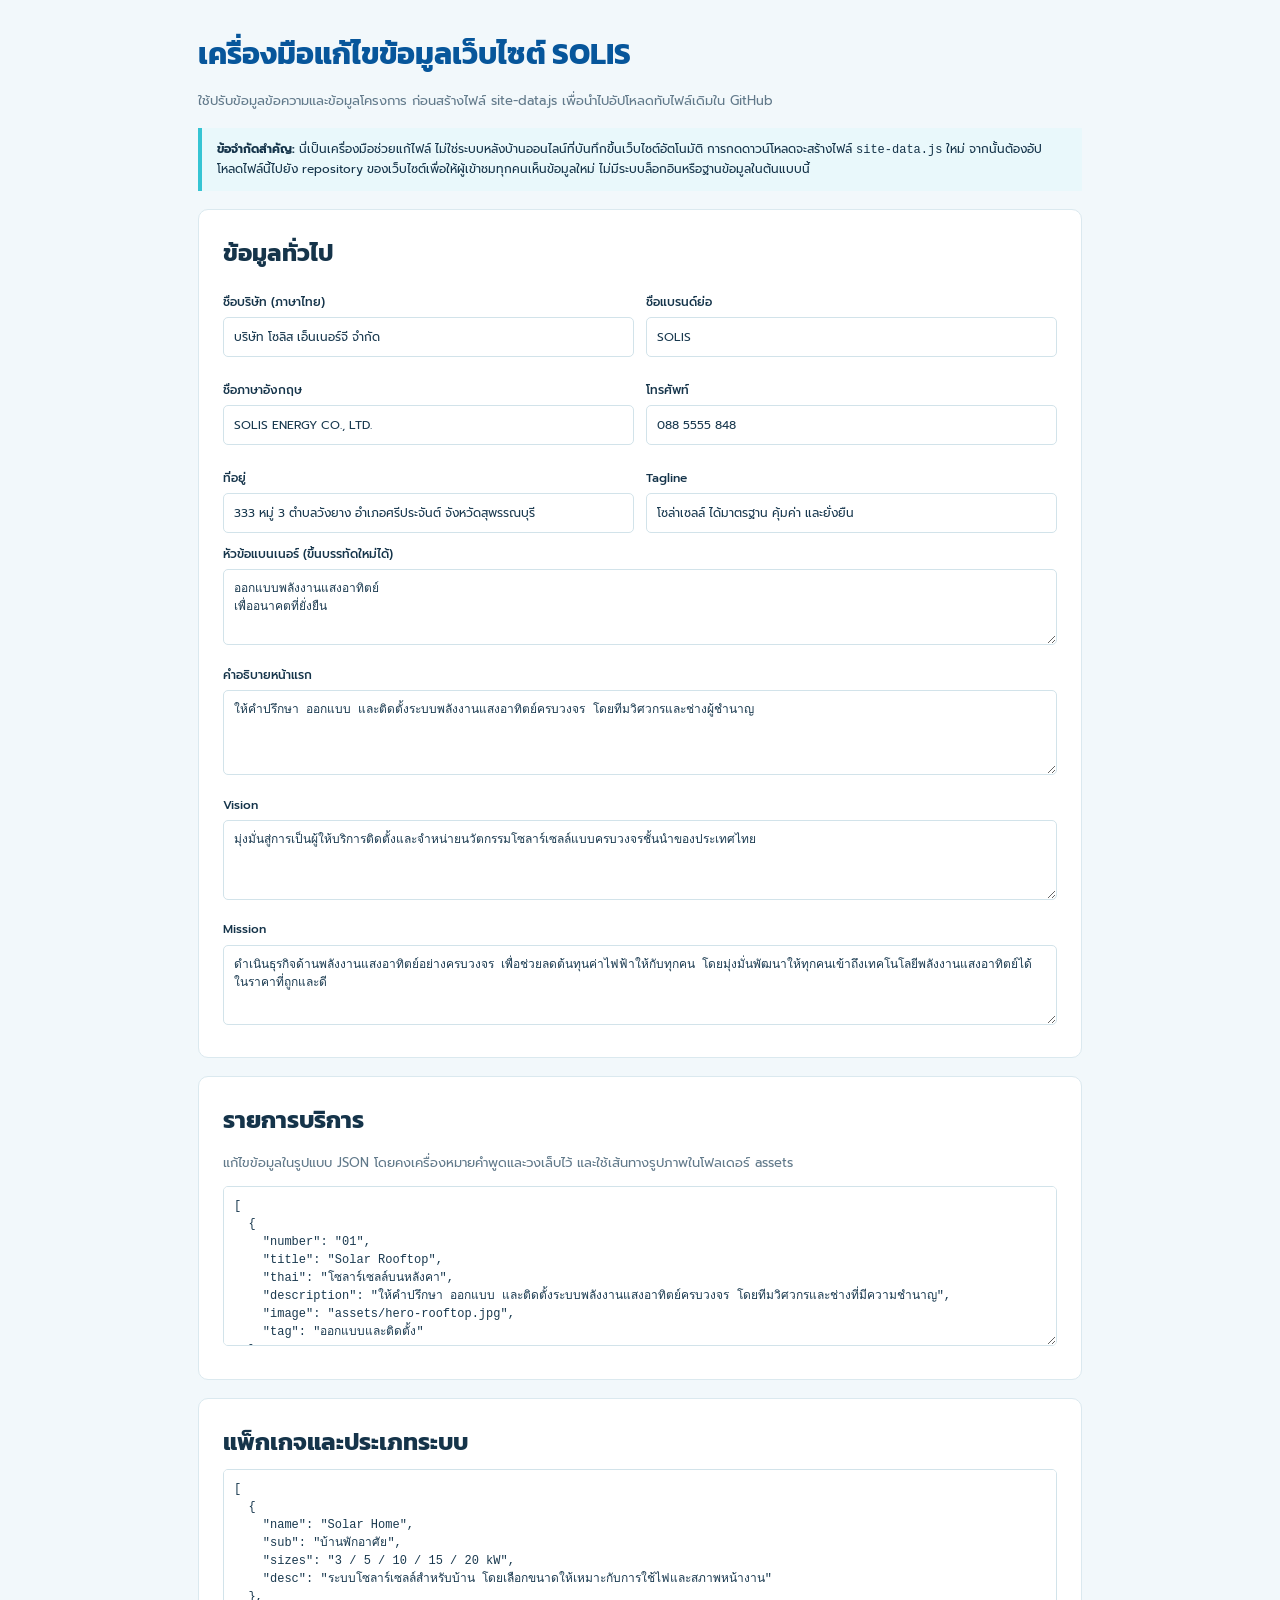
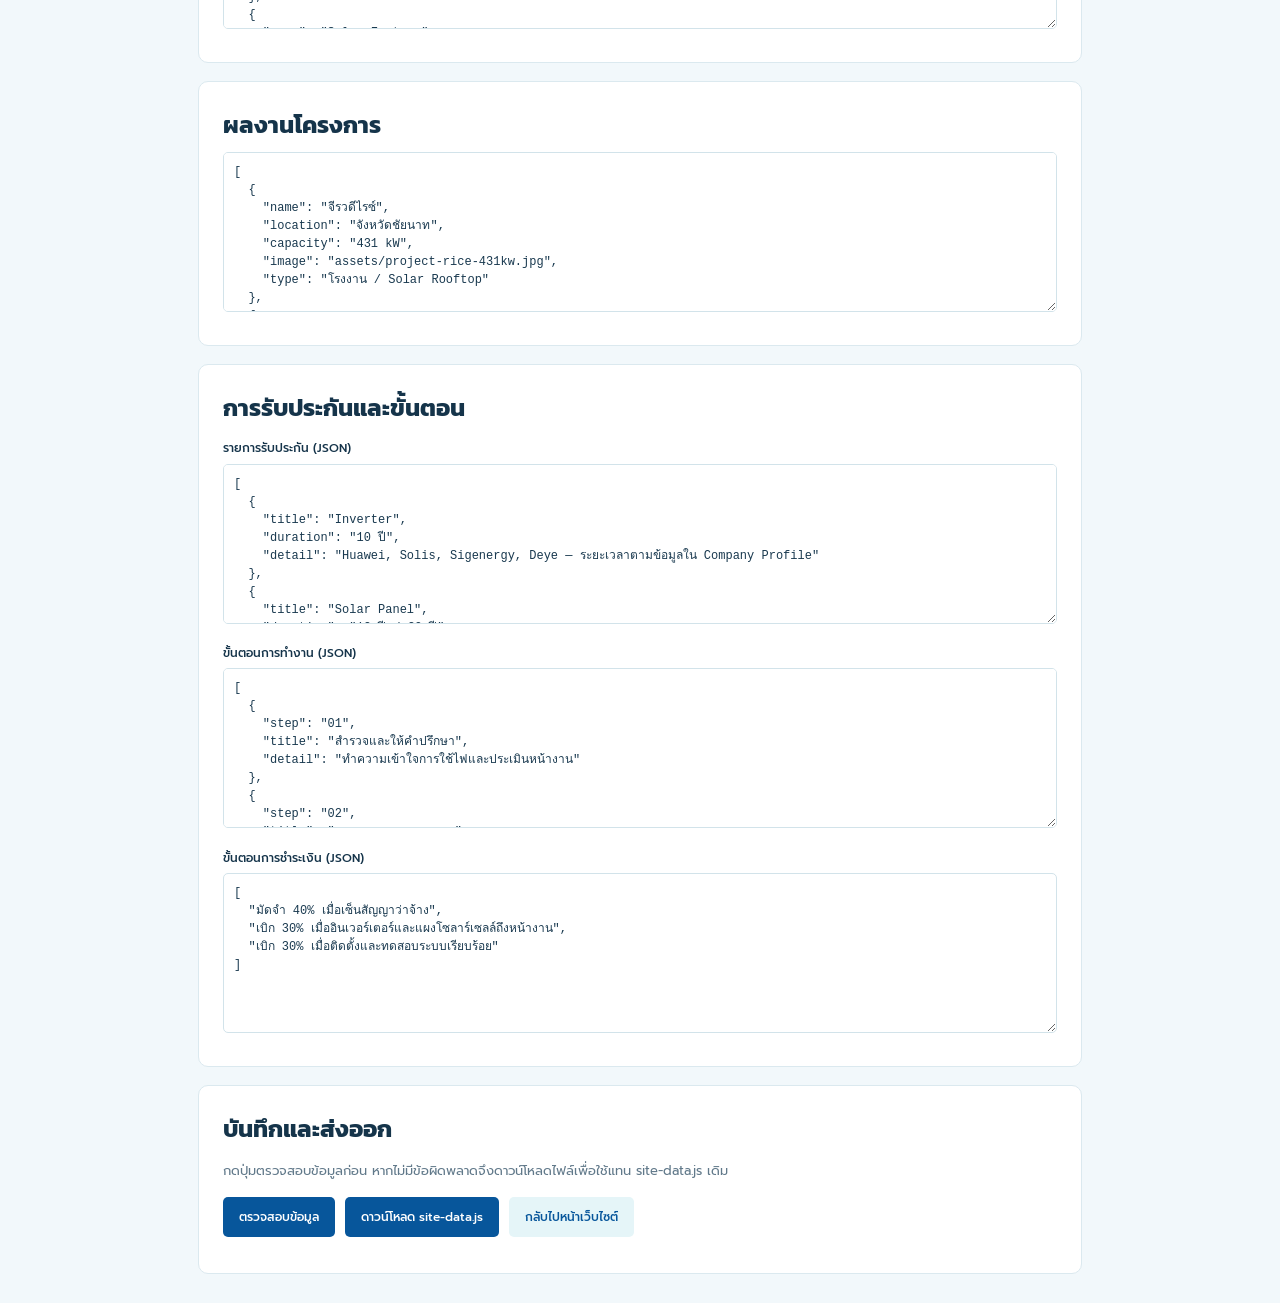
<file: admin.html>
<!DOCTYPE html><html lang="th"><head><meta charset="utf-8"><meta name="viewport" content="width=device-width, initial-scale=1"><title>เครื่องมือแก้ไขข้อมูลเว็บไซต์ | SOLIS</title><link href="https://fonts.googleapis.com/css2?family=Kanit:wght@300;400;500;600&family=Prompt:wght@300;400;500;600&display=swap" rel="stylesheet"><style>
*{box-sizing:border-box}body{margin:0;background:#f2f8fb;color:#15344a;font-family:Prompt,sans-serif;line-height:1.6}.wrap{max-width:920px;margin:30px auto;padding:0 18px}.card{background:#fff;border:1px solid #dbe9ef;border-radius:10px;padding:24px;margin:18px 0}h1,h2{font-family:Kanit,sans-serif;margin:0 0 8px}h1{font-size:30px;color:#07569b}p{font-size:13px;color:#61798a}.notice{border-left:4px solid #36c4d3;background:#e9f8fb;padding:12px 15px;font-size:12px;margin:16px 0}label{display:block;font-size:12px;font-weight:500;margin:12px 0 5px}input,textarea{width:100%;font:12px Prompt,sans-serif;border:1px solid #d2e3ea;border-radius:5px;padding:10px;color:#19394f}textarea{min-height:160px;font-family:ui-monospace,monospace;line-height:1.5}.grid{display:grid;grid-template-columns:1fr 1fr;gap:12px}.buttons{display:flex;gap:10px;flex-wrap:wrap;margin-top:15px}button,a.button{border:0;border-radius:5px;padding:11px 16px;font:500 12px Prompt,sans-serif;cursor:pointer;background:#07569b;color:white;text-decoration:none}button.secondary,a.secondary{background:#e5f5f8;color:#07569b}.status{font-size:12px;color:#08796f;white-space:pre-wrap}@media(max-width:600px){.grid{grid-template-columns:1fr}.card{padding:17px}}
</style></head><body><main class="wrap"><h1>เครื่องมือแก้ไขข้อมูลเว็บไซต์ SOLIS</h1><p>ใช้ปรับข้อมูลข้อความและข้อมูลโครงการ ก่อนสร้างไฟล์ site-data.js เพื่อนำไปอัปโหลดทับไฟล์เดิมใน GitHub</p>
<div class="notice"><b>ข้อจำกัดสำคัญ:</b> นี่เป็นเครื่องมือช่วยแก้ไฟล์ ไม่ใช่ระบบหลังบ้านออนไลน์ที่บันทึกขึ้นเว็บไซต์อัตโนมัติ การกดดาวน์โหลดจะสร้างไฟล์ <code>site-data.js</code> ใหม่ จากนั้นต้องอัปโหลดไฟล์นี้ไปยัง repository ของเว็บไซต์เพื่อให้ผู้เข้าชมทุกคนเห็นข้อมูลใหม่ ไม่มีระบบล็อกอินหรือฐานข้อมูลในต้นแบบนี้</div>
<section class="card"><h2>ข้อมูลทั่วไป</h2><div class="grid"><div><label>ชื่อบริษัท (ภาษาไทย)</label><input id="companyName"></div><div><label>ชื่อแบรนด์ย่อ</label><input id="shortName"></div><div><label>ชื่อภาษาอังกฤษ</label><input id="englishName"></div><div><label>โทรศัพท์</label><input id="phone"></div><div><label>ที่อยู่</label><input id="address"></div><div><label>Tagline</label><input id="tagline"></div></div><label>หัวข้อแบนเนอร์ (ขึ้นบรรทัดใหม่ได้)</label><textarea id="heroTitle" style="min-height:76px"></textarea><label>คำอธิบายหน้าแรก</label><textarea id="heroDescription" style="min-height:85px"></textarea><label>Vision</label><textarea id="vision" style="min-height:80px"></textarea><label>Mission</label><textarea id="mission" style="min-height:80px"></textarea></section>
<section class="card"><h2>รายการบริการ</h2><p>แก้ไขข้อมูลในรูปแบบ JSON โดยคงเครื่องหมายคำพูดและวงเล็บไว้ และใช้เส้นทางรูปภาพในโฟลเดอร์ assets</p><textarea id="services" spellcheck="false"></textarea></section>
<section class="card"><h2>แพ็กเกจและประเภทระบบ</h2><textarea id="packages" spellcheck="false"></textarea></section>
<section class="card"><h2>ผลงานโครงการ</h2><textarea id="projects" spellcheck="false"></textarea></section>
<section class="card"><h2>การรับประกันและขั้นตอน</h2><label>รายการรับประกัน (JSON)</label><textarea id="warranties" spellcheck="false"></textarea><label>ขั้นตอนการทำงาน (JSON)</label><textarea id="workflow" spellcheck="false"></textarea><label>ขั้นตอนการชำระเงิน (JSON)</label><textarea id="paymentStages" spellcheck="false"></textarea></section>
<section class="card"><h2>บันทึกและส่งออก</h2><p>กดปุ่มตรวจสอบข้อมูลก่อน หากไม่มีข้อผิดพลาดจึงดาวน์โหลดไฟล์เพื่อใช้แทน site-data.js เดิม</p><div class="buttons"><button id="validate">ตรวจสอบข้อมูล</button><button id="download">ดาวน์โหลด site-data.js</button><a class="button secondary" href="index.html">กลับไปหน้าเว็บไซต์</a></div><p id="status" class="status" role="status"></p></section>
</main><script src="site-data.js"></script><script>
const D=window.SOLIS_SITE_DATA||{};const fields=['companyName','shortName','englishName','phone','address','tagline','heroTitle','heroDescription','vision','mission'];
fields.forEach(k=>{const e=document.getElementById(k);if(e)e.value=D[k]||''});
['services','packages','projects','warranties','workflow','paymentStages'].forEach(k=>document.getElementById(k).value=JSON.stringify(D[k]||[],null,2));
function readData(){const o={...D};fields.forEach(k=>o[k]=document.getElementById(k).value);['services','packages','projects','warranties','workflow','paymentStages'].forEach(k=>{o[k]=JSON.parse(document.getElementById(k).value)});o.phoneLink=String(o.phone||'').replace(/[^\d+]/g,'');return o}
document.getElementById('validate').addEventListener('click',()=>{try{const o=readData();document.getElementById('status').textContent=`ตรวจสอบผ่าน: ${o.services.length} บริการ · ${o.packages.length} แพ็กเกจ · ${o.projects.length} โครงการ`;return true}catch(e){document.getElementById('status').textContent='พบข้อผิดพลาดใน JSON: '+e.message;return false}});
document.getElementById('download').addEventListener('click',()=>{try{const o=readData();const blob=new Blob(['window.SOLIS_SITE_DATA = '+JSON.stringify(o,null,2)+';\\n'],{type:'text/javascript;charset=utf-8'});const url=URL.createObjectURL(blob);const a=document.createElement('a');a.href=url;a.download='site-data.js';a.click();URL.revokeObjectURL(url);document.getElementById('status').textContent='สร้างไฟล์ site-data.js แล้ว ให้อัปโหลดไฟล์นี้ทับไฟล์เดิมใน GitHub repository จากนั้นรอ Pages อัปเดต'}catch(e){document.getElementById('status').textContent='ดาวน์โหลดไม่สำเร็จ โปรดตรวจ JSON: '+e.message}});
</script></body></html>
</file>
<file: style.css>
:root{--blue:#51215c;--blue2:#7c2c54;--deep:#29232d;--cyan:#b51622;--cyan2:#f2c4c9;--pale:#faf5f8;--ink:#29232d;--muted:#716774;--line:#eadfe8;--white:#fff;--paper:#faf8fa;--gold:#b51622}*{box-sizing:border-box}html{scroll-behavior:smooth;scroll-padding-top:90px}body{margin:0;font-family:"Prompt",sans-serif;color:var(--ink);line-height:1.75;background:#fff}a{color:inherit;text-decoration:none}img{max-width:100%;display:block}.container{width:min(1180px,calc(100% - 48px));margin:auto}.topline{background:var(--deep);color:#f2e6ed;font-size:11px}.topline-inner{display:flex;justify-content:space-between;padding:7px 0}.topline a:hover{color:var(--cyan2)}.header{height:86px;position:sticky;top:0;z-index:30;background:rgba(255,255,255,.96);backdrop-filter:blur(12px);border-bottom:1px solid #eadfe8}.nav-wrap{height:100%;display:flex;align-items:center;justify-content:space-between}.brand{display:flex;align-items:center;gap:12px;color:var(--deep)}.brand-symbol{width:42px;height:42px;display:flex;align-items:center;justify-content:center;gap:2px;border:2px solid var(--blue);border-radius:50%;transform:rotate(-16deg)}.brand-symbol span{display:block;width:5px;height:20px;border:1.8px solid var(--cyan);border-radius:100%}.brand-symbol span:nth-child(2){height:28px;border-color:var(--blue)}.brand-text b{font-family:"Kanit",sans-serif;font-size:21px;letter-spacing:1.2px;line-height:1.1;display:block}.brand-text small{display:block;font-size:8px;letter-spacing:1.35px;color:#8a7b88;font-weight:600}.nav-links{display:flex;align-items:center;gap:22px;font-size:12px;font-weight:500}.nav-links>a:not(.nav-cta):hover{color:var(--blue2)}.nav-cta{background:var(--blue);color:#fff;padding:12px 18px;border-radius:3px}.nav-cta span{color:var(--cyan2);margin-left:7px}.menu-toggle{display:none;background:none;border:0;color:var(--deep);font-size:26px}.hero{min-height:610px;position:relative;overflow:hidden;display:flex;align-items:center;background:var(--deep);color:white}.hero-photo{position:absolute;inset:0;background-image:url('assets/hero-rooftop.jpg');background-size:cover;background-position:center 46%;transform:scale(1.02)}.hero-shade{position:absolute;inset:0;background:linear-gradient(90deg,rgba(41,35,45,.94) 0%,rgba(81,33,92,.82) 48%,rgba(181,22,34,.30) 100%)}.hero:before{content:"";position:absolute;right:-110px;top:-220px;width:630px;height:630px;border:1px solid #f2c4c955;border-radius:50%;box-shadow:0 0 0 45px #b516221a,0 0 0 90px #b5162212;z-index:1}.hero-inner{position:relative;z-index:2;padding-top:68px;padding-bottom:70px}.eyebrow{margin:0 0 13px;font-size:10px;letter-spacing:2px;font-weight:600;color:var(--blue2)}.eyebrow.light{color:var(--cyan2)}.hero-eyebrow{font-size:11px;letter-spacing:2.4px}.hero h1{font-family:"Kanit",sans-serif;font-size:clamp(38px,5vw,64px);line-height:1.27;letter-spacing:-.6px;margin:0 0 22px;max-width:760px;font-weight:600;white-space:pre-line}.hero h1 em{font-style:normal;color:var(--cyan2)}.hero-copy{font-size:15px;font-weight:300;color:#f4eaf1;max-width:570px;margin:0 0 30px}.hero-actions{display:flex;gap:12px;flex-wrap:wrap}.btn{display:inline-flex;justify-content:center;align-items:center;gap:22px;padding:13px 19px;border-radius:3px;border:1px solid transparent;font:500 12px "Prompt",sans-serif;cursor:pointer;transition:.2s}.btn:hover{transform:translateY(-2px)}.btn span{font-size:17px;line-height:1}.btn-cyan{background:var(--cyan);color:#51215c}.btn-cyan:hover{background:#d79aa5}.btn-glass{background:#ffffff13;color:#fff;border-color:#ffffff7a}.btn-white{background:white;color:var(--blue);margin-top:10px}.hero-points{display:flex;gap:24px;flex-wrap:wrap;margin-top:50px;color:#dcebf3;font-size:11px}.hero-points i{display:inline-grid;place-items:center;width:19px;height:19px;border-radius:50%;background:#b516224a;color:#f2c4c9;font-style:normal;margin-right:6px}.hero-side-label{position:absolute;z-index:2;right:max(24px,calc((100vw - 1180px)/2));bottom:35px;display:flex;align-items:center;gap:12px;font-size:9px;letter-spacing:1.5px;line-height:1.7;color:#faf5f8}.hero-side-label b{font-size:11px}.orb{font-size:38px;color:var(--cyan2)}.quick-strip{background:#faf8fa;border-bottom:1px solid #daedf2}.quick-grid{display:grid;grid-template-columns:repeat(4,1fr);gap:20px;padding:25px 0}.quick-grid>div{display:flex;gap:12px;align-items:center;border-right:1px solid #d8e8ef;padding-right:10px}.quick-grid>div:last-child{border:0}.quick-icon{flex-shrink:0;font-size:11px;font-weight:700;color:var(--blue);background:#d9f4f7;width:38px;height:38px;display:grid;place-items:center;border-radius:50%}.quick-grid p{margin:0;display:flex;flex-direction:column}.quick-grid b{font-size:13px;color:var(--deep)}.quick-grid small{font-size:10px;color:var(--muted)}.section{padding:92px 0}.section-heading{display:flex;justify-content:space-between;align-items:end;gap:35px;margin-bottom:36px}.section-heading h2,.about-copy h2{font-family:"Kanit",sans-serif;font-weight:600;font-size:clamp(30px,3.6vw,43px);line-height:1.34;letter-spacing:-.4px;margin:0;color:var(--deep)}.section-heading h2 span,.about-copy h2 span{color:var(--blue2)}.section-lede{max-width:390px;color:var(--muted);font-size:12px;margin:0 0 3px}.services-grid{display:grid;grid-template-columns:repeat(3,1fr);gap:20px}.service-card{background:white;border:1px solid var(--line);transition:transform .25s,box-shadow .25s;min-width:0}.service-card:hover{transform:translateY(-4px);box-shadow:0 16px 35px #003f7710}.service-image{height:188px;position:relative;overflow:hidden;background:#e1f3f6}.service-image img{width:100%;height:100%;object-fit:cover;transition:transform .45s}.service-card:hover .service-image img{transform:scale(1.04)}.service-image:after{content:"";position:absolute;inset:40% 0 0;background:linear-gradient(transparent,#082e4a62)}.service-number{position:absolute;z-index:1;left:16px;bottom:12px;color:#fff;font-size:10px;letter-spacing:1.7px}.service-body{padding:21px 22px 23px}.service-label{font-size:9px;color:var(--blue2);letter-spacing:1.2px;font-weight:600;text-transform:uppercase}.service-body h3{font-family:"Kanit",sans-serif;font-size:20px;color:var(--deep);margin:5px 0 8px;line-height:1.3}.service-body h4{font-size:13px;font-weight:500;color:var(--blue2);margin:0 0 10px}.service-body p{font-size:11px;color:var(--muted);line-height:1.8;margin:0}.solution-band{padding:78px 0;background:linear-gradient(115deg,#064179,#0869a7 62%,#1584b5);position:relative;overflow:hidden;color:#fff}.solution-band:after{content:"";position:absolute;right:-100px;top:-200px;width:560px;height:560px;border:1px solid #9ef1ed45;border-radius:50%;box-shadow:0 0 0 50px #9ef1ed12,0 0 0 100px #9ef1ed0d}.solution-layout{display:grid;grid-template-columns:.78fr 1.22fr;gap:65px;position:relative;z-index:1}.solution-intro h2{font-family:"Kanit",sans-serif;font-size:39px;line-height:1.3;margin:0 0 18px}.solution-intro h2 em{font-style:normal;color:var(--cyan2)}.solution-intro>p:not(.eyebrow){font-size:12px;color:#d6edf5;max-width:330px;margin:0 0 16px}.solution-list{display:grid;grid-template-columns:repeat(2,1fr);gap:12px}.solution-card{padding:19px;background:#ffffff12;border:1px solid #b4eff144;border-radius:3px;backdrop-filter:blur(3px)}.solution-card span{display:block;font-size:9px;color:var(--cyan2);letter-spacing:1.7px}.solution-card h3{font-size:16px;margin:4px 0 7px;color:#fff}.solution-card strong{display:block;font-size:12px;color:#bdf7f4;margin-bottom:8px;font-weight:500}.solution-card p{font-size:10px;color:#d0e7f2;margin:0}.project-section{background:#faf8fa}.project-toolbar{display:flex;justify-content:space-between;align-items:center;margin:-8px 0 20px;font-size:11px;color:var(--muted)}.project-toolbar b{color:var(--blue);font-size:14px;margin-left:3px}.filter-wrap{display:flex;align-items:center;gap:10px}.filter-wrap select{font:11px "Prompt",sans-serif;padding:9px 12px;border:1px solid #cfe1e8;background:white;color:var(--ink);border-radius:3px}.projects-grid{display:grid;grid-template-columns:repeat(3,1fr);gap:18px}.project-card{background:white;border:1px solid var(--line);overflow:hidden;transition:.2s}.project-card:hover{box-shadow:0 13px 28px #003f7710;transform:translateY(-3px)}.project-img{height:210px;background:#e7f2f5;overflow:hidden;position:relative}.project-img img{height:100%;width:100%;object-fit:cover;transition:transform .4s}.project-card:hover .project-img img{transform:scale(1.035)}.project-type{position:absolute;bottom:12px;left:12px;background:#51215ce8;color:white;font-size:9px;padding:5px 9px;letter-spacing:.4px;border-radius:2px}.project-details{padding:17px 19px 20px}.project-details h3{margin:0 0 4px;font-family:"Kanit",sans-serif;font-size:18px;color:var(--deep);line-height:1.4}.project-loc{font-size:10px;color:var(--muted);margin:0 0 13px}.capacity-pill{display:inline-flex;align-items:center;padding:5px 9px;color:var(--blue);background:#e8f7fb;border-left:3px solid var(--cyan);font-size:11px;font-weight:600}.data-note{font-size:10px;color:#778c98;margin:18px 0 0}.about-section{padding:85px 0;background:white}.about-grid{display:grid;grid-template-columns:1fr 1fr;gap:70px;align-items:center}.about-image{height:470px;position:relative;background:var(--pale)}.about-image img{width:100%;height:100%;object-fit:cover}.about-image:after{content:"";position:absolute;inset:40% 0 0;background:linear-gradient(transparent,#053c7180)}.about-image-tag{position:absolute;bottom:26px;left:28px;z-index:1;color:white;display:flex;flex-direction:column}.about-image-tag span{font-size:9px;letter-spacing:2px;color:var(--cyan2)}.about-image-tag b{font-size:20px;letter-spacing:1.5px}.about-copy h2{font-size:38px}.about-lede{font-size:12px;color:var(--muted);margin:20px 0 23px}.vision-card{padding:14px 18px;margin-top:10px;border-left:3px solid var(--cyan);background:#f5fbfd}.vision-card span{font-size:10px;color:var(--blue2);letter-spacing:1.8px;font-weight:700}.vision-card p{font-size:11px;margin:5px 0 0;color:var(--muted)}.process-section{background:#f5fafc}.process-grid{display:grid;grid-template-columns:repeat(4,1fr);gap:18px}.process-card{background:white;padding:24px 20px;border-top:3px solid var(--cyan);min-height:175px}.process-card .step{font-size:12px;color:var(--blue2);letter-spacing:1.6px;font-weight:700}.process-card h3{font-family:"Kanit",sans-serif;color:var(--deep);font-size:18px;margin:10px 0 6px}.process-card p{font-size:11px;color:var(--muted);margin:0}.payment-box{margin-top:30px;background:white;border:1px solid var(--line);padding:26px 30px;display:grid;grid-template-columns:.7fr 1.3fr;gap:30px;align-items:center}.payment-box h3{font-size:21px;margin:0;color:var(--deep)}.payment-box p:not(.eyebrow){font-size:10px;color:var(--muted);margin:5px 0 0}.payment-box ol{margin:0;padding-left:24px;display:grid;gap:8px}.payment-box li{font-size:11px;color:var(--muted);padding-left:5px}.payment-box li::marker{color:var(--blue);font-weight:700}.warranty-section{padding:80px 0;background:linear-gradient(115deg,#063d74,#086ba7);color:white}.warranty-section .section-heading h2{color:white}.warranty-lede{max-width:400px;color:#cce3ef;font-size:11px;margin-bottom:0}.warranty-grid{display:grid;grid-template-columns:repeat(5,1fr);gap:12px}.warranty-card{padding:22px 17px;background:#ffffff10;border:1px solid #b2e7f53d;min-height:165px}.warranty-card h3{font-family:"Kanit",sans-serif;font-size:16px;margin:0 0 10px;color:#fff}.warranty-duration{font-size:22px;color:var(--cyan2);font-weight:600;line-height:1.3}.warranty-card p{font-size:10px;color:#d0e5ef;margin:10px 0 0}.warranty-note{font-size:10px;color:#b7d6e6;margin:20px 0 0}.contact-section{padding:82px 0;background:#062d50;color:white;background-image:radial-gradient(circle at 8% 8%,#0a4b7c 0,transparent 32%),radial-gradient(circle at 98% 92%,#0b5682 0,transparent 35%)}.contact-grid{display:grid;grid-template-columns:1fr .8fr;gap:80px;align-items:start}.contact-copy h2{font-family:"Kanit",sans-serif;font-size:44px;line-height:1.3;margin:0 0 20px}.contact-copy h2 em{font-style:normal;color:var(--cyan2)}.contact-copy>p:not(.eyebrow){font-size:12px;color:#c5dce8;max-width:430px}.contact-line{display:flex;gap:14px;align-items:flex-start;margin-top:22px;max-width:440px}.contact-symbol{width:37px;height:37px;flex-shrink:0;display:grid;place-items:center;border:1px solid #7ccedb;color:var(--cyan2);border-radius:50%}.contact-line small,.contact-line b,.contact-line a{display:block}.contact-line small{font-size:10px;color:#8fc5d9}.contact-line b{font-size:12px;font-weight:500;color:white}.map-link{display:inline-block;margin:21px 0 0 51px;color:var(--cyan2);font-size:11px;border-bottom:1px solid #4a95ad;padding-bottom:4px}.contact-form{background:white;color:var(--ink);border-radius:4px;padding:29px 30px;box-shadow:0 25px 55px #001f3825}.contact-form h3{font-family:"Kanit",sans-serif;font-size:23px;margin:0;color:var(--deep)}.contact-form>p{font-size:10px;color:var(--muted);margin:0 0 18px}.contact-form label{display:block;font-size:11px;font-weight:500;margin:13px 0 6px}.contact-form input,.contact-form select,.contact-form textarea{display:block;width:100%;border:1px solid #d7e4e9;border-radius:3px;padding:11px 12px;background:#fbfdfe;color:var(--ink);font:11px "Prompt",sans-serif;resize:vertical}.contact-form input:focus,.contact-form select:focus,.contact-form textarea:focus{outline:2px solid #bfeff1;border-color:var(--cyan)}.submit-btn{width:100%;margin-top:18px}.contact-form .form-note{font-size:9px;color:#7b919d;line-height:1.6;margin:12px 0 0}.form-status{color:#087a78!important;font-size:11px!important;margin-top:10px!important;white-space:pre-wrap}.footer{background:#041f36;color:#b9d2df;padding:24px 0 13px}.footer-main{display:flex;align-items:center;justify-content:space-between;gap:25px;padding-bottom:23px}.brand-footer{color:#fff}.brand-footer .brand-text small{color:#85aabd}.brand-footer .brand-symbol{border-color:#c8f5f3}.footer-main>p{font-size:10px;color:#b9d2df;margin:0}.footer-main>p span{color:#84a8bb}.footer-phone{font-size:11px;color:#b9d2df}.footer-phone b{color:var(--cyan2)}.footer-bottom{border-top:1px solid #23435a;padding-top:12px;display:flex;justify-content:space-between;gap:20px;color:#7799ae;font-size:9px}
@media(max-width:980px){.nav-links{gap:13px}.nav-links>a{font-size:11px}.solution-layout{gap:35px}.warranty-grid{grid-template-columns:repeat(3,1fr)}.about-grid{gap:38px}.contact-grid{gap:40px}.quick-grid{gap:10px}.quick-grid small{font-size:9px}}
@media(max-width:720px){.container{width:calc(100% - 34px)}.topline-inner{font-size:9px}.topline-contact{display:none}.header{height:70px}.brand-symbol{width:35px;height:35px}.brand-symbol span{height:16px}.brand-symbol span:nth-child(2){height:23px}.brand-text b{font-size:18px}.brand-text small{font-size:7px}.menu-toggle{display:block}.nav-links{display:none;position:absolute;top:70px;left:0;right:0;flex-direction:column;align-items:stretch;gap:0;padding:12px 22px 22px;background:white;box-shadow:0 15px 25px #062d5017}.nav-links.open{display:flex}.nav-links>a{padding:12px 3px;border-bottom:1px solid #edf4f6;font-size:12px}.nav-links .nav-cta{text-align:center;margin-top:12px}.hero{min-height:620px;align-items:flex-start}.hero-photo{background-position:60% center}.hero-shade{background:linear-gradient(90deg,rgba(4,39,76,.95),rgba(5,61,111,.74))}.hero-inner{padding-top:74px;padding-bottom:58px}.hero h1{font-size:39px}.hero-copy{font-size:13px}.hero-points{display:grid;gap:10px;margin-top:35px}.hero-side-label{display:none}.quick-grid{grid-template-columns:repeat(2,1fr);gap:16px;padding:18px 0}.quick-grid>div{border:0;padding:0}.quick-grid b{font-size:12px}.quick-grid small{font-size:9px}.section{padding:63px 0}.section-heading{display:block;margin-bottom:27px}.section-heading h2,.about-copy h2{font-size:32px}.section-lede{margin-top:15px;font-size:11px}.services-grid{grid-template-columns:1fr;gap:15px}.service-image{height:220px}.service-body{padding:18px}.solution-band{padding:60px 0}.solution-layout{grid-template-columns:1fr;gap:28px}.solution-intro h2{font-size:34px}.solution-list{gap:10px}.solution-card{padding:15px}.solution-card h3{font-size:14px}.project-toolbar{align-items:flex-start;gap:15px;flex-direction:column}.filter-wrap{width:100%;justify-content:space-between}.filter-wrap select{max-width:60%}.projects-grid{grid-template-columns:1fr}.project-img{height:220px}.project-details{padding:16px}.about-section{padding:62px 0}.about-grid{grid-template-columns:1fr;gap:31px}.about-image{height:330px}.about-copy h2{font-size:32px}.process-grid{grid-template-columns:1fr 1fr;gap:12px}.process-card{padding:18px 16px;min-height:158px}.process-card h3{font-size:16px}.payment-box{grid-template-columns:1fr;padding:22px;gap:17px}.warranty-section{padding:62px 0}.warranty-grid{grid-template-columns:1fr 1fr;gap:10px}.warranty-card{padding:17px 14px;min-height:145px}.warranty-card h3{font-size:14px}.warranty-duration{font-size:19px}.contact-section{padding:62px 0}.contact-grid{grid-template-columns:1fr;gap:32px}.contact-copy h2{font-size:36px}.contact-form{padding:23px}.footer-main{align-items:flex-start;flex-direction:column;gap:13px}.footer-main>p{line-height:1.8}.footer-bottom{flex-direction:column;gap:5px}}
@media(max-width:390px){.hero h1{font-size:34px}.solution-list{grid-template-columns:1fr}.process-grid{grid-template-columns:1fr}.warranty-grid{grid-template-columns:1fr 1fr}.filter-wrap{align-items:flex-start;flex-direction:column}.filter-wrap select{max-width:none;width:100%}}
@media(prefers-reduced-motion:reduce){html{scroll-behavior:auto}*,*:before,*:after{transition:none!important}}

/* Wordmark extracted from the company profile supplied for this site. */
.brand-logo{display:block;width:164px;max-width:100%;height:54px;object-fit:contain;object-position:left center}.brand-footer .brand-logo{width:154px;height:48px;object-position:left center}
@media(max-width:720px){.brand-logo{width:142px;height:46px}.brand-footer .brand-logo{width:150px;height:45px}}

/* SOLIS brand refresh: logo-led burgundy / purple palette, accessible sizing */
:root{--blue:#51215c;--blue2:#7c2c54;--deep:#29232d;--cyan:#b51622;--cyan2:#f2c4c9;--pale:#f8eef1;--ink:#29232d;--muted:#6e6672;--line:#e8dfe8;--paper:#faf8fa;--gold:#b51622;--brand-red:#b51622;--brand-purple:#51215c}
body{font-family:"Noto Sans Thai","Prompt",sans-serif;font-size:15px;line-height:1.8;color:var(--ink)}
.header{box-shadow:0 3px 16px #28122a08}.brand-logo{width:205px;height:62px;object-fit:contain;object-position:left center}.brand-footer .brand-logo{filter:brightness(0) invert(1);width:190px;height:52px}
.topline{background:#29232d}.hero{background:#29232d}.hero-shade{background:linear-gradient(90deg,rgba(35,23,38,.94),rgba(81,33,92,.78) 52%,rgba(181,22,34,.26))}.hero h1 em,.solution-intro h2 em,.contact-copy h2 em{color:#f2c4c9}.quick-strip{background:#faf5f8;border-color:#eadfe9}.quick-icon{color:#51215c;background:#f3e5f0}.btn-cyan{background:#b51622;color:white}.btn-cyan:hover{background:#94111b}.btn-white{color:#51215c}.nav-cta{background:#29232d;border-radius:999px}.nav-cta span{color:#f2c4c9}.service-card,.project-card,.package-card{border-radius:18px;overflow:hidden}.service-card:hover,.project-card:hover{box-shadow:0 16px 35px #51215c12}.service-image,.project-img{background:#f4edf3}.service-image img,.project-img img{object-fit:cover}.service-label,.project-capacity,.capacity-pill{color:#7c2c54;background:#f7eaf0;border-color:#b51622}.solution-band{background:linear-gradient(120deg,#29232d,#51215c 66%,#7c2c54)}.project-section{background:#faf8fa}.project-card{padding:0;text-align:left;width:100%;cursor:pointer;color:inherit;font:inherit}.project-details h3{font-size:19px}.project-capacity{display:inline-flex;padding:5px 10px;border-radius:999px;font-weight:700;font-size:13px;margin-bottom:10px}.project-readmore{display:block;color:#7c2c54;font-size:12px;font-weight:700;margin-top:12px}.project-type{background:#51215ce8;border-radius:999px}.about-image:after{background:linear-gradient(transparent,#29232d80)}.vision-card{border-left-color:#b51622;background:#faf5f8}.process-card{border-radius:12px;border-top-color:#b51622;box-shadow:0 5px 18px #51215c08}.process-card .step{color:#7c2c54}.warranty-section{background:linear-gradient(115deg,#29232d,#51215c)}.contact-section{background:#29232d;background-image:radial-gradient(circle at 8% 8%,#51215c 0,transparent 34%),radial-gradient(circle at 98% 92%,#5e263f 0,transparent 35%)}.contact-symbol{border-color:#d79aa5;color:#f2c4c9}.map-link{color:#f2c4c9}.contact-form{border-radius:18px}.contact-form input,.contact-form select,.contact-form textarea{border-radius:9px;font-size:14px;min-height:45px}.contact-form label{font-size:13px}.contact-form h3{font-size:25px}.contact-form .form-note{font-size:11px}.footer{background:#211b25}.brand-footer .brand-symbol{display:none}
.section-title{font-family:"Kanit","Noto Sans Thai",sans-serif;font-size:clamp(30px,3.6vw,43px);line-height:1.35;margin:0 0 16px;color:var(--deep)}.section-title span{color:#7c2c54}.calculator-section{background:#fff}.calc-layout{display:grid;grid-template-columns:1fr 1fr;gap:50px;align-items:center}.bill-label{display:flex;justify-content:space-between;gap:12px;margin:25px 0 10px;font-size:14px}.bill-label strong{color:#b51622;font-size:20px}.calculator-section input[type=range]{width:100%;accent-color:#b51622}.range-labels{display:flex;justify-content:space-between;font-size:11px;color:var(--muted)}#billNumber{width:100%;border:1px solid var(--line);border-radius:9px;padding:12px;font:inherit}.calc-results{border:1px solid var(--line);border-radius:22px;padding:26px;background:#faf7fa;box-shadow:0 14px 40px #51215c0a}.calc-result-main{background:linear-gradient(130deg,#51215c,#7c2c54);color:white;padding:22px;border-radius:15px;display:flex;flex-direction:column}.calc-result-main span,.calc-result-main small{font-size:12px;color:#f1dce9}.calc-result-main strong{font-size:38px;line-height:1.4}.calc-stats{display:grid;grid-template-columns:1fr 1fr;gap:12px;margin:16px 0}.calc-stats>div{background:white;border:1px solid var(--line);border-radius:12px;padding:13px}.calc-stats span,.calc-stats b{display:block}.calc-stats span{font-size:11px;color:var(--muted)}.calc-stats b{font-size:17px;color:#51215c;margin-top:4px}.calc-disclaimer{font-size:10px;color:var(--muted)}
.packages-section{background:#faf8fa}.package-filters{display:flex;align-items:end;gap:14px;flex-wrap:wrap;margin:-6px 0 24px}.package-filters label{display:grid;gap:6px;font-size:12px;font-weight:600}.package-filters select{min-width:160px;border:1px solid var(--line);border-radius:9px;background:white;padding:10px;font:inherit;font-size:13px}.package-view{margin-left:auto;display:flex;gap:5px;background:#eee7ef;padding:4px;border-radius:10px}.package-view button{border:0;background:transparent;border-radius:7px;padding:9px 12px;font:inherit;font-size:12px;cursor:pointer}.package-view button.active{background:#51215c;color:white}.packages-catalog{display:grid;grid-template-columns:repeat(3,minmax(0,1fr));gap:18px}.package-card{background:white;border:1px solid var(--line);box-shadow:0 5px 18px #51215c08}.package-image{height:165px;position:relative;background:#f1e9f0}.package-image img{height:100%;width:100%;object-fit:cover}.package-image span{position:absolute;left:12px;top:12px;background:#51215c;color:white;padding:5px 10px;border-radius:999px;font-size:11px}.package-body{padding:19px}.package-kicker{font-size:10px;letter-spacing:1px;color:#7c2c54;font-weight:700}.package-body h3{font-family:"Kanit",sans-serif;font-size:20px;margin:7px 0;color:#29232d}.package-body p{font-size:12px;margin:5px 0;color:var(--muted)}.package-body .package-desc{margin-top:12px}.package-price{display:block;color:#b51622;font-size:23px;margin:13px 0}.package-saving{color:#51215c!important;font-weight:600}.package-body .btn{width:100%;border-radius:9px}.package-footnote{font-size:11px;color:var(--muted);margin-top:18px}.package-table-wrap{overflow:auto;grid-column:1/-1;border:1px solid var(--line);border-radius:14px;background:white}.package-table{width:100%;border-collapse:collapse;min-width:760px;font-size:12px}.package-table th,.package-table td{padding:13px;border-bottom:1px solid var(--line);text-align:left;vertical-align:middle}.package-table th{background:#f6eef5;color:#51215c}.package-table td small{display:block;color:var(--muted);margin-top:4px}.package-table .package-price{white-space:nowrap;font-size:14px;margin:0}.package-table .btn{padding:8px 12px;white-space:nowrap}
.faq-section{background:white}.faq-list{max-width:900px;margin:auto}.faq-list details{border:1px solid var(--line);border-radius:12px;background:#fff;margin:10px 0;padding:0 18px}.faq-list summary{cursor:pointer;list-style:none;padding:17px 32px 17px 0;font-weight:600;position:relative;font-size:15px}.faq-list summary::-webkit-details-marker{display:none}.faq-list summary:after{content:'+';position:absolute;right:2px;top:12px;font-size:24px;color:#b51622}.faq-list details[open] summary:after{content:'−'}.faq-list details p{font-size:13px;color:var(--muted);margin:0;padding:0 0 18px}
.social-actions{display:flex;gap:10px;flex-wrap:wrap;margin:15px 0 0 51px}.social-actions a{font-size:12px;padding:9px 13px;border:1px solid #d79aa5;border-radius:999px;color:#f7dfe3}.mobile-contact-bar{display:none}.messenger-float{position:fixed;right:18px;bottom:20px;z-index:35;width:52px;height:52px;display:grid;place-items:center;border-radius:50%;background:#0866ff;color:white;font-weight:800;font-size:27px;box-shadow:0 6px 20px #1010202b;border:3px solid white}.project-modal[hidden]{display:none}.project-modal{position:fixed;inset:0;z-index:100;background:#151019b8;display:grid;place-items:center;padding:24px;overflow:auto}.project-modal-panel{position:relative;width:min(900px,100%);max-height:92vh;overflow:auto;background:white;border-radius:20px;box-shadow:0 25px 80px #0004}.modal-close{position:absolute;right:12px;top:12px;z-index:2;width:42px;height:42px;border:0;border-radius:50%;background:#29232ddd;color:white;font-size:28px;cursor:pointer}.project-modal-image{width:100%;max-height:55vh;object-fit:cover;background:#f3edf2}.project-modal-copy{padding:24px 28px 30px}.project-modal-copy h2{margin:0 0 10px;font-family:"Kanit",sans-serif;font-size:30px}.project-modal-copy p{font-size:14px}.modal-disclaimer{font-size:11px!important;color:var(--muted)}body.modal-open{overflow:hidden}
@media(max-width:980px){.brand-logo{width:175px}.nav-links{gap:10px}.nav-links>a{font-size:11px}.packages-catalog{grid-template-columns:repeat(2,minmax(0,1fr))}.calc-layout{gap:30px}}
@media(max-width:720px){html{scroll-padding-top:78px}.container{width:calc(100% - 32px)}.brand-logo{width:160px;height:52px}.brand-footer .brand-logo{width:170px}.nav-links{max-height:calc(100vh - 75px);overflow:auto}.nav-links>a{padding:10px 3px}.nav-cta{border-radius:10px}.hero{min-height:570px}.hero-inner{padding-top:65px}.hero h1{font-size:36px}.section{padding:58px 0}.calc-layout{grid-template-columns:1fr;gap:25px}.calc-results{padding:18px}.calc-result-main strong{font-size:34px}.calc-stats b{font-size:15px}.packages-catalog{grid-template-columns:1fr}.package-filters{align-items:stretch;flex-direction:column}.package-filters label,.package-filters select{width:100%}.package-view{margin-left:0;width:100%}.package-view button{flex:1}.faq-list summary{font-size:14px}.social-actions{margin-left:0}.mobile-contact-bar{position:fixed;z-index:50;bottom:0;left:0;right:0;display:grid;grid-template-columns:repeat(3,1fr);gap:8px;padding:10px 10px calc(10px + env(safe-area-inset-bottom));background:#ffffffed;backdrop-filter:blur(12px);border-top:1px solid #e7dfe7;box-shadow:0 -5px 22px #291b2b12}.mobile-contact-bar a{min-height:58px;display:flex;flex-direction:column;justify-content:center;align-items:center;gap:1px;border-radius:13px;font-size:12px;font-weight:700;line-height:1.4}.mobile-contact-bar a span{font-size:17px;line-height:1.2}.sticky-call{background:#f2a000;color:#211b25}.sticky-line{background:#079b72;color:white}.sticky-book{background:#29232d;color:white}.messenger-float{bottom:92px;right:13px;width:44px;height:44px}.footer{padding-bottom:92px}.project-modal{padding:10px}.project-modal-panel{max-height:95vh;border-radius:14px}.project-modal-copy{padding:19px}.project-modal-copy h2{font-size:25px}}
@media(max-width:390px){.brand-logo{width:140px}.hero h1{font-size:32px}.calc-stats{grid-template-columns:1fr 1fr}.mobile-contact-bar{gap:5px;padding-left:7px;padding-right:7px}.mobile-contact-bar a{font-size:11px}.project-capacity{font-size:12px}}
.package-addons{grid-column:1/-1;margin-top:34px}.package-addons h3{font-family:"Kanit",sans-serif;font-size:24px;color:#29232d}.addons-grid{display:grid;grid-template-columns:repeat(3,minmax(0,1fr));gap:10px}.addons-grid article{display:flex;flex-direction:column;gap:4px;padding:15px;background:white;border:1px solid var(--line);border-radius:12px}.addons-grid b{font-size:13px}.addons-grid span{font-size:11px;color:var(--muted)}.addons-grid strong{color:#b51622;font-size:15px;margin-top:4px}@media(max-width:720px){.addons-grid{grid-template-columns:1fr 1fr}.package-addons h3{font-size:21px}}@media(max-width:390px){.addons-grid{grid-template-columns:1fr}}

/* SOLIS logo-aligned theme refinements */
.brand-logo{width:190px;max-height:58px;object-fit:contain}
.btn-cyan{background:#b51622;color:#fff;border-color:#b51622}
.btn-cyan:hover{background:#8f111b;border-color:#8f111b}
.nav-cta{background:#51215c;color:#fff}
.nav-cta:hover{background:#7c2c54}
.quick-strip{background:#faf5f8}
.quick-icon{background:#f8e8ec;color:#51215c}
.solution-band{background:linear-gradient(120deg,#29232d,#51215c)}
.calc-result-main{background:linear-gradient(135deg,#51215c,#7c2c54)}
.project-capacity,.package-price{color:#b51622}
@media(max-width:700px){.brand-logo{width:158px;max-height:48px}}

/* Completeness pass: mobile-first interactions and promotional package view */
[hidden]{display:none!important}
html{scroll-behavior:smooth;scroll-padding-top:100px}
body{font-family:"Noto Sans Thai","Prompt",sans-serif;color:#29232d}
.brand-logo{width:180px;height:auto;max-height:64px;object-fit:contain}
.header{z-index:80}
.nav-links a,.btn,.package-view button,.project-card,.promo-board{touch-action:manipulation}
.btn-cyan{background:#b51622!important;color:#fff!important;border-color:#b51622!important}
.btn-cyan:hover{background:#94111b!important;border-color:#94111b!important}
.btn-white{color:#51215c!important}
.package-view{flex-wrap:wrap}
.package-view button{min-height:40px}
.packages-catalog.promo-mode{display:block}
.promo-view-note{font-size:12px;color:#716774;background:#faf5f8;border:1px solid #eadfe8;border-radius:12px;padding:12px 15px;margin:0 0 16px}
.promo-board-grid{display:grid;grid-template-columns:repeat(2,minmax(0,1fr));gap:20px}
.promo-board{display:grid;grid-template-columns:minmax(0,1fr);padding:0;overflow:hidden;text-align:left;border:1px solid #eadfe8;border-radius:16px;background:#fff;box-shadow:0 5px 22px #51215c0c;color:#29232d;font:inherit;cursor:pointer;min-width:0}
.promo-board img{width:100%;height:auto;aspect-ratio:1/1;object-fit:contain;background:#fff}
.promo-board span{display:flex;flex-direction:column;gap:5px;padding:14px 16px 17px}
.promo-board b{font-size:15px;color:#51215c}
.promo-board small{font-size:11px;color:#716774;line-height:1.6}
.promo-board em{font-size:11px;font-style:normal;font-weight:700;color:#b51622;margin-top:3px}
.brand-reference{display:flex;gap:12px;align-items:center;flex-wrap:wrap;margin:-12px 0 24px;padding:12px 0;border-bottom:1px solid #eadfe8}
.brand-reference>span{font-size:11px;color:#716774}
.brand-reference-list{display:flex;gap:8px;flex-wrap:wrap}
.brand-reference-list b{display:inline-flex;align-items:center;justify-content:center;min-height:30px;padding:4px 10px;border:1px solid #eadfe8;background:#fff;border-radius:7px;font-size:11px;letter-spacing:.25px;color:#51215c}
.calc-assumptions{font-size:10px;line-height:1.65;color:#716774;background:#fff;border-left:3px solid #b51622;padding:10px 12px;margin:10px 0}
.project-image-zoom{width:100%;border:0;padding:0;position:relative;cursor:zoom-in;display:block;background:#f5eff4}
.project-image-zoom>span{position:absolute;right:12px;bottom:12px;padding:5px 10px;background:#29232ddb;color:#fff;border-radius:999px;font-size:11px}
.project-modal-image{cursor:zoom-in;object-fit:contain;max-height:58vh}
.project-modal-copy{padding-bottom:30px}
.project-modal-copy .btn{margin-top:4px}
.image-lightbox[hidden]{display:none}
.image-lightbox{position:fixed;inset:0;z-index:150;background:rgba(20,13,21,.94);display:flex;align-items:center;justify-content:center;flex-direction:column;padding:28px;gap:10px}
.image-lightbox img{max-width:min(94vw,1150px);max-height:82vh;object-fit:contain;box-shadow:0 10px 45px #0005}
.image-lightbox p{color:#fff;font-size:13px;text-align:center;margin:0}
.image-lightbox-close{position:absolute;right:14px;top:12px;border:0;border-radius:50%;width:46px;height:46px;background:#fff;color:#29232d;font-size:30px;line-height:1;cursor:pointer}
.catalog-empty{background:#fff;border:1px solid #eadfe8;border-radius:12px;padding:24px;color:#716774}
.form-note{line-height:1.7}
.form-status{overflow-wrap:anywhere}
section[id],form[id]{scroll-margin-top:100px}
@media(max-width:900px){
 .brand-logo{width:160px;max-height:56px}
 .nav-links{gap:12px;font-size:11px}
 .nav-cta{padding:10px 12px}
 .projects-grid{grid-template-columns:repeat(2,minmax(0,1fr))}
 .packages-catalog{grid-template-columns:repeat(2,minmax(0,1fr))}
}
@media(max-width:720px){
 html{scroll-padding-top:80px}
 .topline{display:none}
 .header{height:72px}
 .brand-logo{width:150px;max-height:50px}
 .nav-links{z-index:90}
 .hero{min-height:590px}
 .hero-inner{padding-top:46px;padding-bottom:56px}
 .hero h1{font-size:clamp(31px,8vw,39px);line-height:1.35;letter-spacing:0}
 .hero-copy{font-size:14px;line-height:1.8}
 .hero-side-label{display:none}
 .hero-points{gap:10px 16px;margin-top:32px;flex-direction:column;font-size:12px}
 .quick-grid{grid-template-columns:1fr 1fr;gap:12px;padding:17px 0}
 .quick-grid>div{border-right:0;padding:5px 0;align-items:flex-start}
 .quick-grid b{font-size:12px}
 .quick-grid small{font-size:10px;line-height:1.5}
 .section-heading{display:block;margin-bottom:23px}
 .section-lede{margin-top:12px;font-size:12px}
 .services-grid{grid-template-columns:1fr;gap:15px}
 .service-image{height:205px}
 .solution-layout{grid-template-columns:1fr;gap:25px}
 .solution-intro h2{font-size:32px}
 .solution-list{grid-template-columns:1fr 1fr;gap:9px}
 .solution-card{padding:14px}
 .solution-card h3{font-size:14px}
 .solution-card p{font-size:11px}
 .project-toolbar{align-items:flex-start;gap:12px;flex-direction:column}
 .filter-wrap{width:100%;align-items:center}
 .filter-wrap select{flex:1;min-width:0}
 .projects-grid{grid-template-columns:1fr;gap:14px}
 .project-img{height:220px}
 .project-details{padding:17px}
 .project-details h3{font-size:18px}
 .calc-layout{grid-template-columns:1fr;gap:22px}
 .calc-results{padding:15px}
 .calc-result-main strong{font-size:32px}
 .calc-stats{grid-template-columns:1fr 1fr;gap:8px}
 .calc-stats>div{padding:11px}
 .calc-stats span{font-size:10px;line-height:1.5}
 .calc-stats b{font-size:14px;overflow-wrap:anywhere}
 .brand-reference{align-items:flex-start;flex-direction:column;gap:8px}
 .package-filters{display:flex;flex-direction:column;align-items:stretch}
 .package-filters label,.package-filters select{width:100%}
 .package-view{width:100%;margin:0;display:grid;grid-template-columns:repeat(3,minmax(0,1fr));gap:3px}
 .package-view button{padding:8px 4px;font-size:11px;line-height:1.4}
 .packages-catalog,.packages-catalog.promo-mode{display:grid;grid-template-columns:1fr;gap:14px}
 .package-card{border-radius:14px}
 .package-image{height:190px}
 .package-body{padding:17px}
 .promo-board-grid{grid-template-columns:1fr;gap:15px}
 .promo-board img{aspect-ratio:1/1}
 .package-table-wrap{width:100%;overflow-x:auto}
 .package-table{min-width:750px}
 .package-addons{overflow:hidden}
 .addons-grid{grid-template-columns:1fr 1fr!important}
 .about-grid{grid-template-columns:1fr;gap:27px}
 .about-image{height:310px}
 .about-copy h2{font-size:31px}
 .process-grid{grid-template-columns:1fr 1fr;gap:10px}
 .process-card{padding:15px 13px}
 .payment-box{grid-template-columns:1fr;gap:14px;padding:20px}
 .warranty-grid{grid-template-columns:1fr 1fr;gap:9px}
 .warranty-card{padding:15px 12px}
 .warranty-duration{font-size:19px}
 .contact-grid{grid-template-columns:1fr;gap:25px}
 .contact-form{padding:18px}
 .contact-form h3{font-size:22px}
 .contact-form label{font-size:12px}
 .contact-form input,.contact-form select,.contact-form textarea{font-size:16px}
 .social-actions{margin-left:0}
 .mobile-contact-bar{bottom:0;gap:7px;padding:9px 9px calc(9px + env(safe-area-inset-bottom));}
 .mobile-contact-bar a{min-height:56px;font-size:11px}
 .messenger-float{bottom:91px;right:12px}
 .footer{padding-bottom:94px}
 .project-modal{padding:8px}
 .project-modal-panel{max-height:95vh;border-radius:14px}
 .project-modal-copy{padding:18px}
 .project-modal-copy h2{font-size:24px}
 .image-lightbox{padding:14px}
 .image-lightbox img{max-width:96vw;max-height:80vh}
}
@media(max-width:390px){
 .brand-logo{width:135px}
 .hero h1{font-size:30px}
 .mobile-contact-bar{gap:5px;padding-left:6px;padding-right:6px}
 .mobile-contact-bar a{font-size:10px}
 .addons-grid{grid-template-columns:1fr!important}
}
.promo-summary-sheet{margin-top:20px;background:#fff;border:1px solid #eadfe8;border-radius:18px;overflow:hidden;box-shadow:0 8px 30px #51215c0c}
.promo-summary-head{background:linear-gradient(115deg,#29232d,#51215c 65%,#7c2c54);color:#fff;padding:23px 25px}
.promo-summary-head>span{font-size:10px;letter-spacing:1.6px;color:#f2c4c9}
.promo-summary-head h3{margin:5px 0 7px;font-family:"Prompt",sans-serif;font-size:24px}
.promo-summary-head p{margin:0;font-size:12px;color:#f9eaf3}
.promo-summary-items{display:grid;grid-template-columns:repeat(2,minmax(0,1fr));gap:12px;padding:17px}
.promo-summary-items article{border:1px solid #eadfe8;border-radius:12px;padding:15px;min-width:0}
.promo-summary-items article>span{font-size:10px;color:#7c2c54;background:#f7eaf0;padding:4px 8px;border-radius:999px}
.promo-summary-items h4{font-size:14px;line-height:1.5;margin:10px 0 5px;color:#29232d}
.promo-summary-items p{font-size:11px;color:#716774;line-height:1.6;margin:0 0 10px}
.promo-summary-items b{display:block;font-size:18px;color:#b51622}
.promo-summary-items small{display:block;margin-top:5px;font-size:11px;color:#51215c;font-weight:700}
.promo-summary-foot{padding:0 17px 17px;margin:0;color:#716774;font-size:10px}
@media(max-width:720px){.promo-summary-head{padding:19px}.promo-summary-head h3{font-size:20px}.promo-summary-items{grid-template-columns:1fr;padding:12px}.promo-summary-items article{padding:13px}}

/* Final palette consistency + keyboard accessibility */
.service-card:hover,.project-card:hover{box-shadow:0 14px 32px #51215c12}
.service-image{background:#f7eaf0}
.quick-strip{border-bottom-color:#eadfe8}
.quick-grid>div{border-right-color:#eadfe8}
.quick-icon{color:#51215c;background:#f3e5f0}
.filter-wrap select{border-color:#eadfe8;border-radius:9px}
.vision-card{background:#faf5f8}
.process-section{background:#faf8fa}
.contact-form input,.contact-form select,.contact-form textarea{background:#fff;border-color:#eadfe8;border-radius:9px;font-size:14px}
.warranty-card p{color:#f7eaf0}
.warranty-note{color:#e6d4e1}
.btn:focus-visible,button:focus-visible,a:focus-visible,input:focus-visible,select:focus-visible,textarea:focus-visible,summary:focus-visible{outline:3px solid #d79aa5;outline-offset:3px}
</file>
